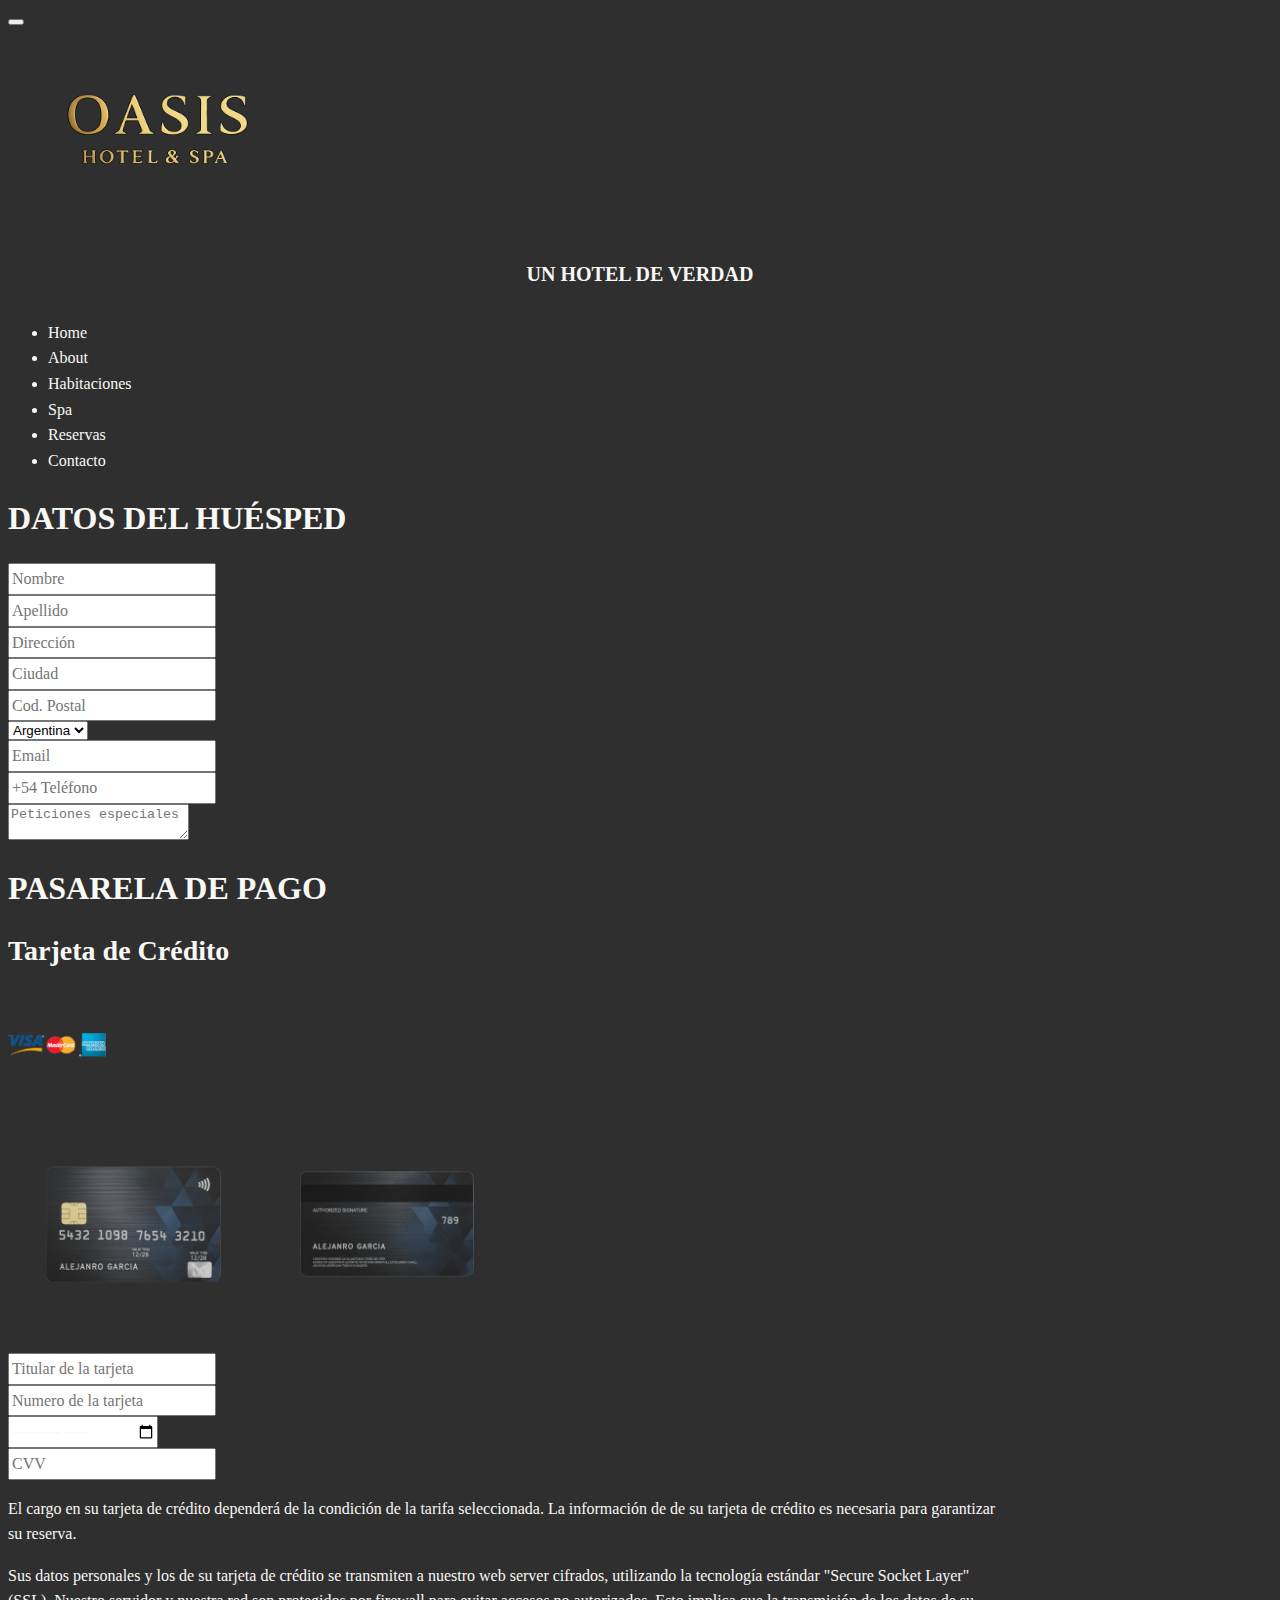
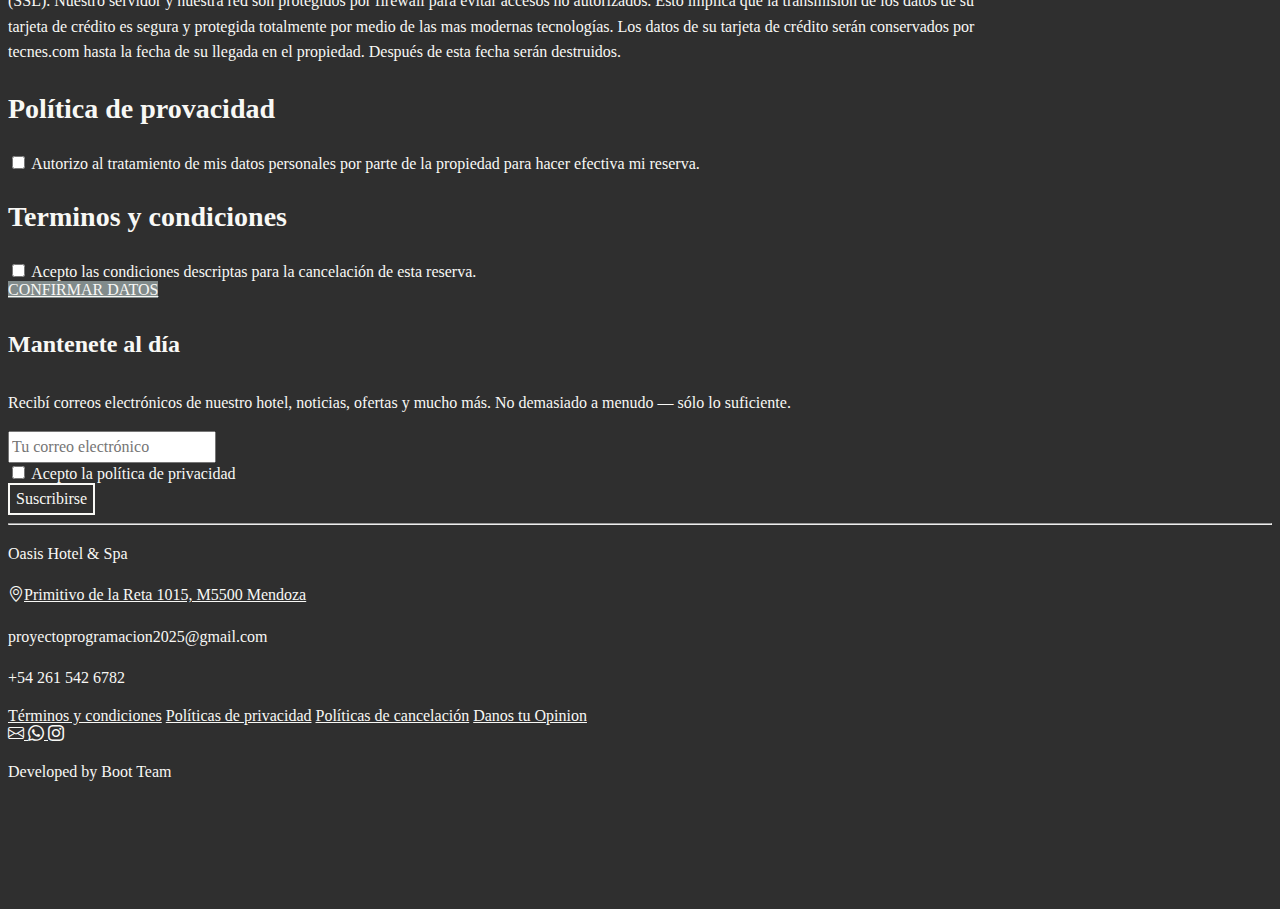
<file: sitio/carrito.html>
<!doctype html>
<html lang="en">
<head>
    <meta charset="utf-8">
    <meta name="viewport" content="width=device-width, initial-scale=1">
    <title>Carrito</title>
    <link href="https://cdn.jsdelivr.net/npm/bootstrap@5.3.8/dist/css/bootstrap.min.css" rel="stylesheet" integrity="sha384-sRIl4kxILFvY47J16cr9ZwB07vP4J8+LH7qKQnuqkuIAvNWLzeN8tE5YBujZqJLB" crossorigin="anonymous">
    <link rel="stylesheet" href="css/estilos.css">
    <link rel="stylesheet" href="https://cdn.jsdelivr.net/npm/bootstrap-icons@1.13.1/font/bootstrap-icons.min.css">
    <link rel="stylesheet" href="https://cdnjs.cloudflare.com/ajax/libs/font-awesome/6.6.0/css/all.min.css">
    <link href="https://fonts.googleapis.com/css2?family=Cinzel:wght@400;600;700&display=swap" rel="stylesheet">
</head>

<body class="carrito">    
    <header class="container-fluid">
        <!-- Navbar hamburguesa -->
        <nav class="navbar navbar-dark bg-dark opacity-75 fixed-top shadow-sm">
            <div class="container-fluid px-3">
            <button class="navbar-toggler border-0" type="button"
                data-bs-toggle="collapse" data-bs-target="#navbarToggleExternalContent"
                aria-controls="navbarToggleExternalContent" aria-expanded="false"
                aria-label="Toggle navigation">
                <span class="navbar-toggler-icon"></span>
            </button>
            </div>
        </nav>

        <!-- Menú colapsable -->
        <div class="collapse position-fixed top-0 start-0 w-100 z-2" id="navbarToggleExternalContent" data-bs-theme="dark">
            <div class="bg-dark p-4 text-start ps-5">
                <!-- Logo centrado arriba -->
                <div class="position-absolute top-0 start-50 translate-middle-x mt-3 z-3">
                    <img src="images/logotipo.png" alt="Logo Oasis Hotel" id="logo">
                </div>
                <h5 class="text-cener">UN HOTEL DE VERDAD</h5>
                <ul class="list-unstyled fs-5 mb-0 menu-lista">
                    <li><a href="index.html">Home</a></li>
                    <li><a href="#">About</a></li>
                    <li><a href="habitaciones.html">Habitaciones</a></li>
                    <li><a href="spa.html">Spa</a></li>
                    <li><a href="reservas.html">Reservas</a></li>
                    <li><a href="#contacto">Contacto</a></li>
                </ul>
            </div>
        </div>
    </header>

    <!--MAIN-->
    <main class="container-fluid pt-5">
        <div class="row g-4">
            <!-- Datos huesped -->
            <section class="container py-5" id="datos-huesped">
                <h2 class="mb-4 text-center">DATOS DEL HUÉSPED</h2>

                <article class="mx-auto bg-dark text-white rounded-3 shadow p-4 p-md-5" style="max-width: 1000px;">
                    <form class="form-datos">
                        <div class="row g-3">
                            <!-- Nombre-Apellido -->
                            <div class="col-md-6">
                            <input type="text" id="nombre" class="form-control" placeholder="Nombre">
                            </div>
                            <div class="col-md-6">
                            <input type="text" id="apellido" class="form-control" placeholder="Apellido">
                            </div>
                            <!-- Dirección-Ciudad -->
                            <div class="col-md-6">
                            <input type="text" id="direccion" class="form-control" placeholder="Dirección">
                            </div>
                            <div class="col-md-6">
                            <input type="text" id="ciudad" class="form-control" placeholder="Ciudad">
                            </div>
                            <!-- Código postal-País -->
                            <div class="col-md-6">
                            <input type="number" id="postal" class="form-control" placeholder="Cod. Postal">
                            </div>
                            <div class="col-md-6">
                            <select id="pais" class="form-select">
                                <option selected>Argentina</option>
                                <option>Chile</option>
                                <option>Uruguay</option>
                            </select>
                            </div>
                            <!-- Email-Teléfono -->
                            <div class="col-md-6">
                            <input type="email" id="email" class="form-control" placeholder="Email">
                            </div>
                            <div class="col-md-6">
                            <input type="tel" id="telefono" class="form-control" placeholder="+54 Teléfono">
                            </div>
                            <!-- Peticiones -->
                            <div class="col-12">
                            <textarea id="peticiones" class="form-control" rows="2" placeholder="Peticiones especiales"></textarea>
                            </div>
                        </div>
                    </form>
                </article>
            </section>

            <!-- Datos pago + Política -->
            <section class="container" id="datos-pago">
                <h2 class="mb-4 text-center">PASARELA DE PAGO</h2>

                <article class="mx-auto bg-dark text-white rounded-3 shadow p-3 p-md-4" style="max-width: 1000px;">

                    <div class="d-flex align-items-center">
                        <h3 class="text-white mb-0 me-3">Tarjeta de Crédito</h3> <img src="images/tarjetas.png" alt="Tarjetas de credito" class="img-tarjetas">
                    </div>

                    <div class="row g-4 align-items-center">

                        <!-- IZQ: Imagenes-Form -->
                        <article class="col-12 col-md-7 d-flex flex-column justify-content-start align-items-center">
                            <div class="d-flex justify-content-center align-items-start flex-wrap gap-2 mb-3 mt-0 pt-0">
                                <img src="images/tarjeta_frente.png" alt="Tarjeta frente" class="img-fluid tarjeta">
                                <img src="images/tarjeta_dorso.png" alt="Tarjeta dorso" class="img-fluid tarjeta">
                            </div>

                            <form class="form-pago w-100 w-md-75 text-center">
                                <div class="row g-2 justify-content-center">
                                    <!-- Titular -->
                                    <div class="col-12 col-md-8">
                                        <input type="text" id="titular" class="form-control" placeholder="Titular de la tarjeta" required>
                                    </div>
                                    <!-- Numero tarjeta-->
                                    <div class="col-12 col-md-8">
                                        <input type="text" id="numero-tarjeta" class="form-control" placeholder="Numero de la tarjeta" inputmode="numeric" maxlength="19" required>
                                    </div>
                                    <!-- Vencimiento -->
                                    <div class="col-6 col-md-5">
                                        <input type="month" id="vencimiento" class="form-control" placeholder=" Validez (MM/AAAA)" required>
                                    </div>
                                    <!-- CVV -->
                                    <div class="col-6 col-md-3">
                                        <input type="password" id="codigo" class="form-control" placeholder="CVV" inputmode="numeric" maxlength="3" required>
                                    </div>
                                </div>
                            </form>
                        </article>

                        <!-- DER: Política -->
                        <aside class="col-12 col-md-5">
                            <div class="text-white rounded-2 p-3 policies">
                                <p>El cargo en su tarjeta de crédito dependerá de la condición de la tarifa seleccionada. La información de de su tarjeta de crédito es necesaria para garantizar su reserva.</p>
                                <p>Sus datos personales y los de su tarjeta de crédito se transmiten a nuestro web server cifrados, utilizando la tecnología estándar "Secure Socket Layer" (SSL).
                                Nuestro servidor y nuestra red son protegidos por firewall para evitar accesos no autorizados.
                                Esto implica que la transmisión de los datos de su tarjeta de crédito es segura y protegida totalmente por medio de las mas modernas tecnologías.
                                Los datos de su tarjeta de crédito serán conservados por tecnes.com hasta la fecha de su llegada en el propiedad. Después de esta fecha serán destruidos.</p>
                            </div>
                        </aside>
                    </div>
                </article>
            </section>
        </div>

        <!-- Politicas de privacidad y terminos y condiciones -->
        <section class="container py-5" id="term-cond">
            <article class="mx-auto bg-dark text-white rounded-3 shadow p-3 p-md-4" style="max-width: 1000px;">
                
                <h3 class="text-white mb-0 me-3">Política de provacidad</h3>
                <form action="">
                    <!-- Check -->
                    <div class="m-3">
                        <input type="checkbox" required> 
                        <label>Autorizo al tratamiento de mis datos personales por parte de la propiedad para hacer efectiva mi reserva.</label>
                    </div>
                </form>
                
                <h3 class="text-white mb-0 me-3">Terminos y condiciones</h3>
                <form action="">
                    <!-- Term -->
                    <div class="m-3">
                        <input type="checkbox" required>  
                        <label>Acepto las condiciones descriptas para la cancelación de esta reserva.</label>
                    </div>
                </form>

                <!-- Botón -->
                <div class="col-12 text-center pt-3">
                    <a href="index.html" class="btn boton px-5">CONFIRMAR DATOS</a>
                </div>
            </article>
        </section>
    </main>
    <script src="https://cdn.jsdelivr.net/npm/bootstrap@5.3.8/dist/js/bootstrap.bundle.min.js" integrity="sha384-FKyoEForCGlyvwx9Hj09JcYn3nv7wiPVlz7YYwJrWVcXK/BmnVDxM+D2scQbITxI" crossorigin="anonymous"></script>
</body>
<!-- FOOTER -->
<footer id="contacto" class ="footer-section py-5">
<div class="container">
    <div class="row gy-4 "> <!-- espacio vertical entre filas -->

    <!-- Texto principal -->
    <div class="col-12 col-md-6">
        <h4>Mantenete al día</h4>
        <p>
        Recibí correos electrónicos de nuestro hotel, noticias, ofertas y mucho más.  
        No demasiado a menudo — sólo lo suficiente.
        </p>
    </div>

    <!-- Formulario -->
    <div class="col-12 col-md-6">
        <form class="footer-form">
        <div class="mb-3">
            <input type="email" class="form-control rounded-0" placeholder="Tu correo electrónico" required>
        </div>
        <div class="form-check mb-3">
            <input class="form-check-input" type="checkbox" id="privacyCheck" required>
            <label class="form-check" for="privacyCheck">
            Acepto la política de privacidad
            </label>
        </div>
        <button type="submit" class="btn btn-primary rounded-0">Suscribirse</button>
        </form>
    </div>
    </div>

    <hr class="border-secondary my-4"> <!-- línea divisoria -->

    <div class="row gy-3 align-items-center"> <!-- espacio vertical entre filas -->
    <div class="col-12 col-md-4">
        <p class="mb-0">Oasis Hotel & Spa</p>
        <p class="mb-0">
            <a href="https://www.google.com/maps?q=Primitivo+de+la+Reta+1015,+Mendoza,+Argentina"
            target="_blank"
            rel="noopener noreferrer"
            class="text-decoration-none text-light">
            <i class="bi bi-geo-alt me-1"></i>Primitivo de la Reta 1015, M5500 Mendoza
        </a>
        </p>
        <p class="mb-0">proyectoprogramacion2025@gmail.com</p>
        <p class="mb-0">+54 261 542 6782</p>
    </div>

    <div class="col-12 col-md-4">
        <a href="#" class="footer-link d-block">Términos y condiciones</a>
        <a href="#" class="footer-link d-block">Políticas de privacidad</a>
        <a href="#" class="footer-link d-block">Políticas de cancelación</a>
        <a href="https://docs.google.com/forms/d/1TPSOgzv0AElHFs91NDd5WOBonYMgLGaSegOK-afJApo/edit?pli=1" class="footer-link d-block">Danos tu Opinion</a>
    </div>

    <div class="col-12 col-md-4 text-md-end">
        <!--links para las redes del hotel-->
        <div class="mb-2">
        <!--mail-->
        <a href="mailto:proyectoprogramacion2025@gmail.com" class="footer-social-link me-3" target="_blank" aria-label="Gmail">
            <i class="bi bi-envelope"></i>
        </a>
        <a href="https://wa.me/5493584850477?text=Hola!%20Quisiera%20hacer%20una%20consulta%20sobre%20una%20reserva." class="footer-social-link me-3" target="_blank" aria-label="Whatsapp">
            <i class="bi bi-whatsapp"></i>
        </a>
        <a href="https://www.instagram.com/oasis_hotel2025/" class="footer-social-link me-3" target="_blank" aria-label="Instagram">
            <i class="bi bi-instagram"></i>
        </a>
        </div>

        <p class="mb-0 text-light-emphasis">
        Developed by <span class="fw-semibold">Boot Team</span>
        </p>
    </div>
    </div>
</div>
</footer>
</html>
</file>
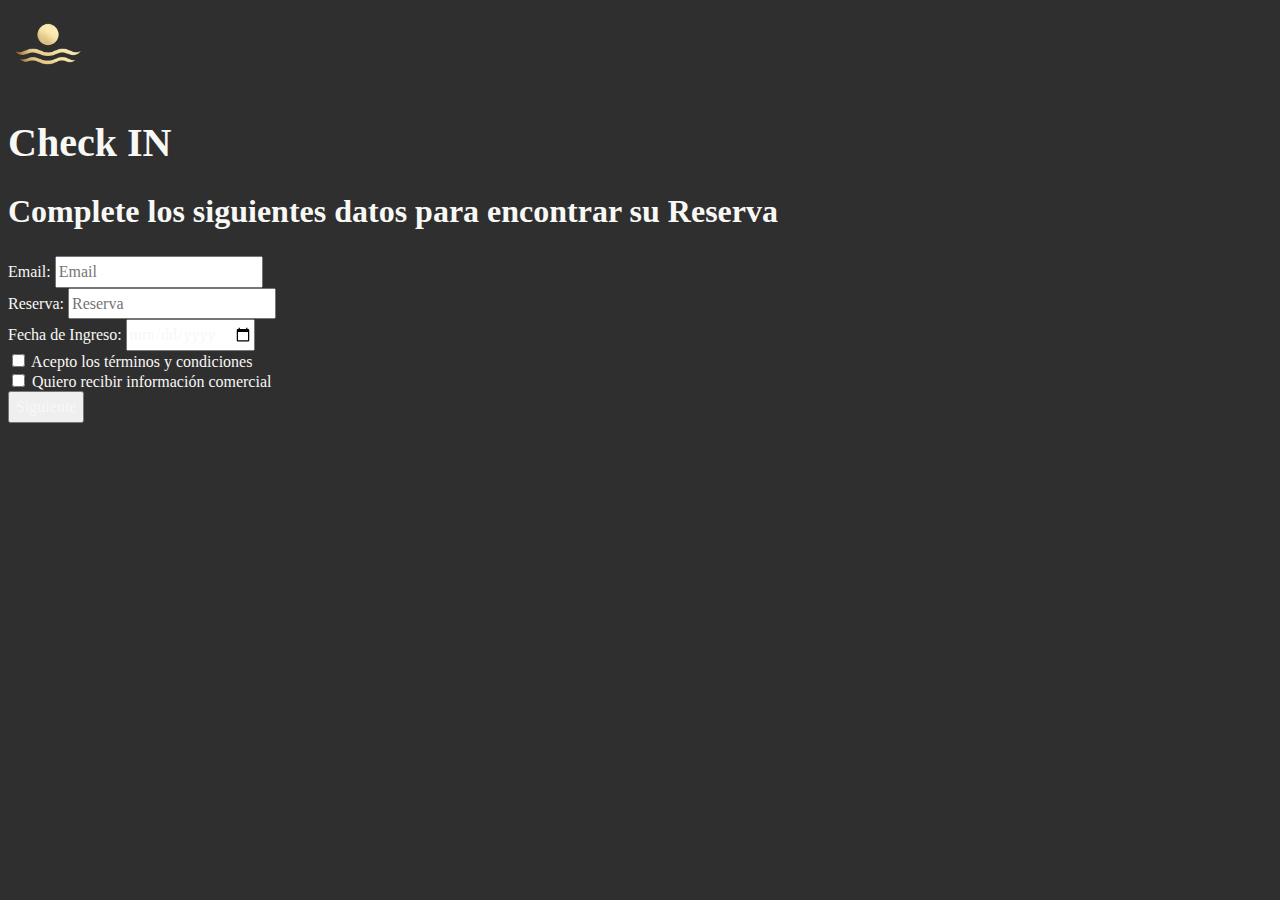
<file: sitio/check_in.html>
<!doctype html>
<html lang="en">
<head>
    <meta charset="utf-8">
    <meta name="viewport" content="width=device-width, initial-scale=1">
    <title>Check IN</title>
    <link href="https://cdn.jsdelivr.net/npm/bootstrap@5.3.8/dist/css/bootstrap.min.css" rel="stylesheet" integrity="sha384-sRIl4kxILFvY47J16cr9ZwB07vP4J8+LH7qKQnuqkuIAvNWLzeN8tE5YBujZqJLB" crossorigin="anonymous">
    <link rel="stylesheet" href="css/estilos.css">
</head>

<body class="overflow-hidden">
    <header>
        <nav class="navbar bg-body-tertiary">
            <div class="container-fluid">
                <a class="navbar-brand" href="index.html">
                <img src="images/isotipo.png" alt="Logo" width="80" height="80" class="d-inline-block align-text-center">
                </a>
            </div>
        </nav>

        <h1>Check IN</h1>
        <h2>Complete los siguientes datos para encontrar su Reserva</h2>
    </header>

    <div class="container-fluid">
        <form action="">
            <div class="mb-3 mt-3">
                <label for="email" class="form-label">Email:</label>
                <input type="email" class="form-control" id="email" placeholder="Email" name="email" required>
            </div>
            <div class="mb-3">
                <label for="reserva" class="form-label">Reserva:</label>
                <input type="text" class="form-control form-control-lg" id="reserva" placeholder="Reserva" name="reserva" required>
            </div>
            <div class="mb-3 mt-3">
                <label for="fecha" class="form-label">Fecha de Ingreso:</label>
                <input type="date" class="form-control" id="fecha" placeholder="Fecha de Ingreso" name="fecha" required>
            </div>
            <div class="form-check mb-3">
                <label class="form-check-label">
                <input class="form-check-input" type="checkbox" name="terminos" required> Acepto los términos y condiciones
                </label>
            </div>
            <div class="form-check mb-3">
                <label class="form-check-label">
                <input class="form-check-input" type="checkbox" name="info"> Quiero recibir información comercial
                </label>
            </div>
            <button type="submit" class="btn btn-primary">Siguiente</button>
        </form>
    </div>
    <script src="https://cdn.jsdelivr.net/npm/bootstrap@5.3.8/dist/js/bootstrap.bundle.min.js" integrity="sha384-FKyoEForCGlyvwx9Hj09JcYn3nv7wiPVlz7YYwJrWVcXK/BmnVDxM+D2scQbITxI" crossorigin="anonymous"></script>
</body>
</html>
</file>
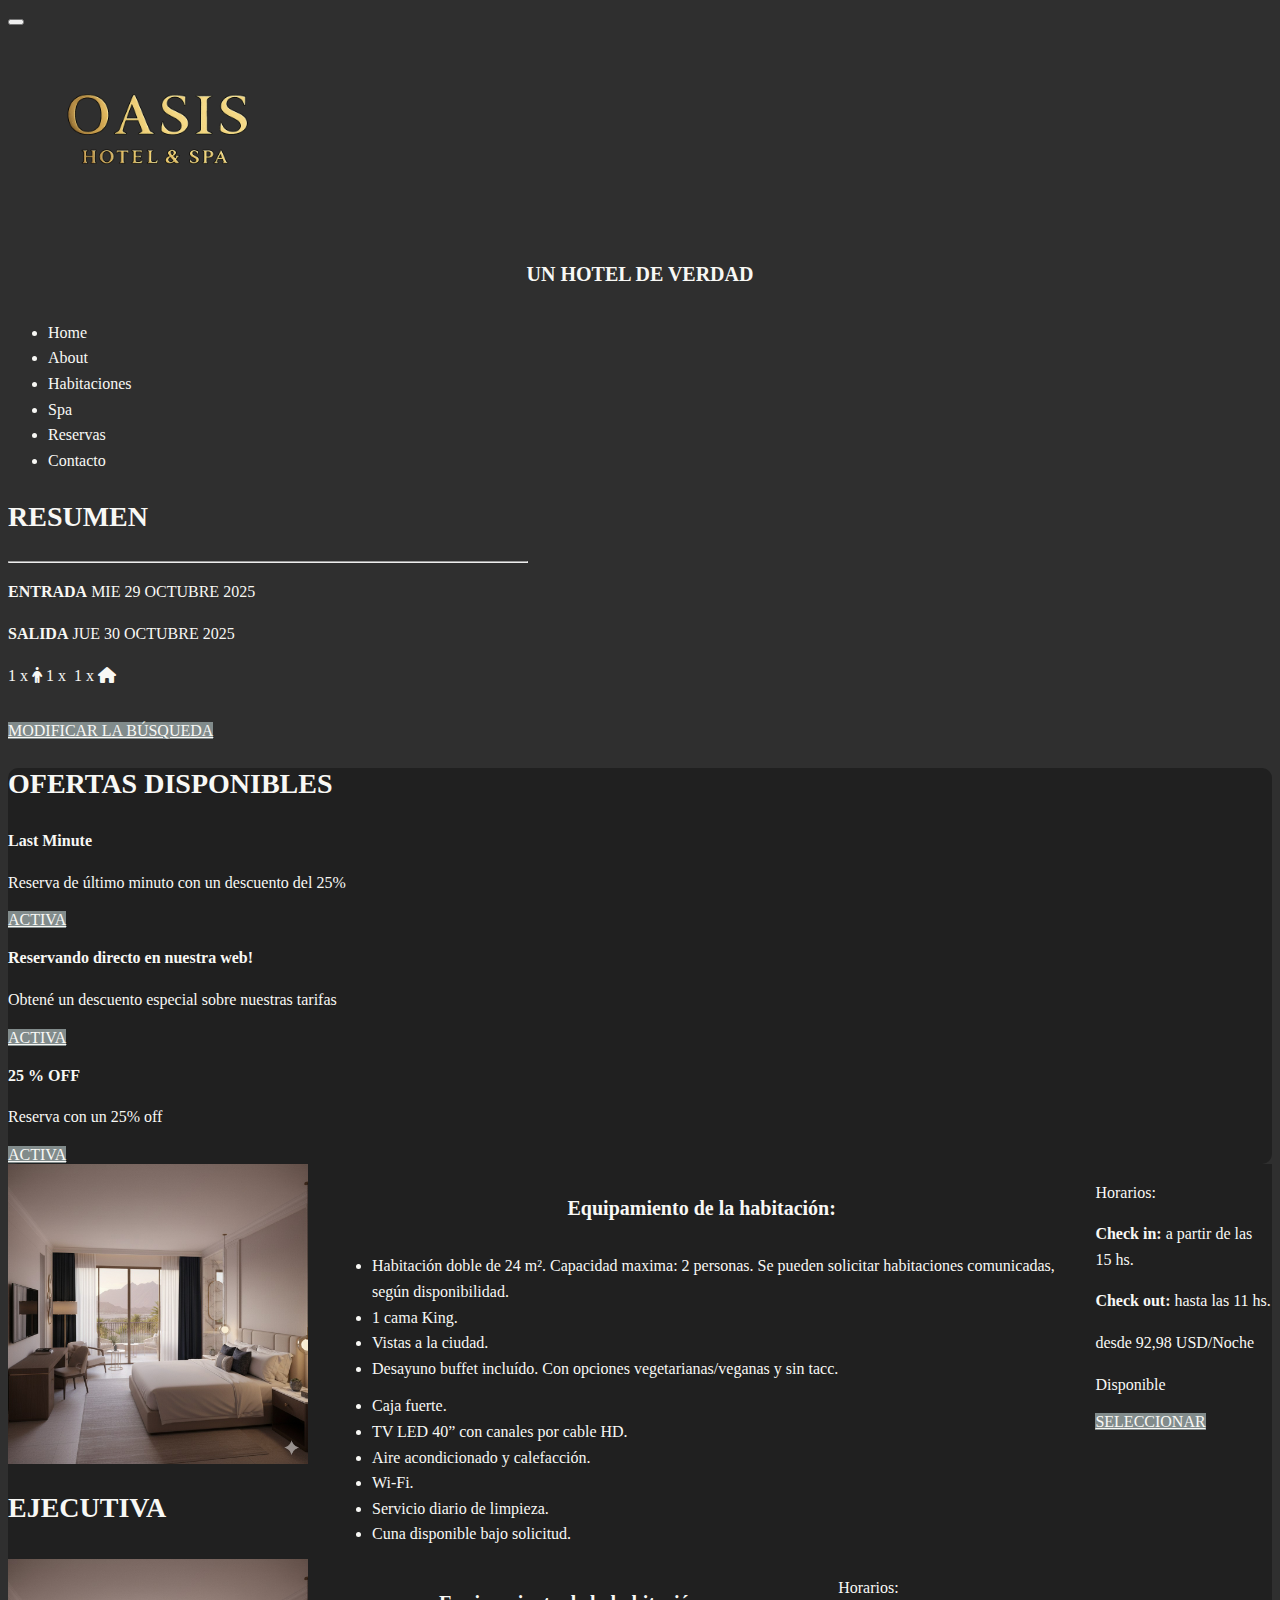
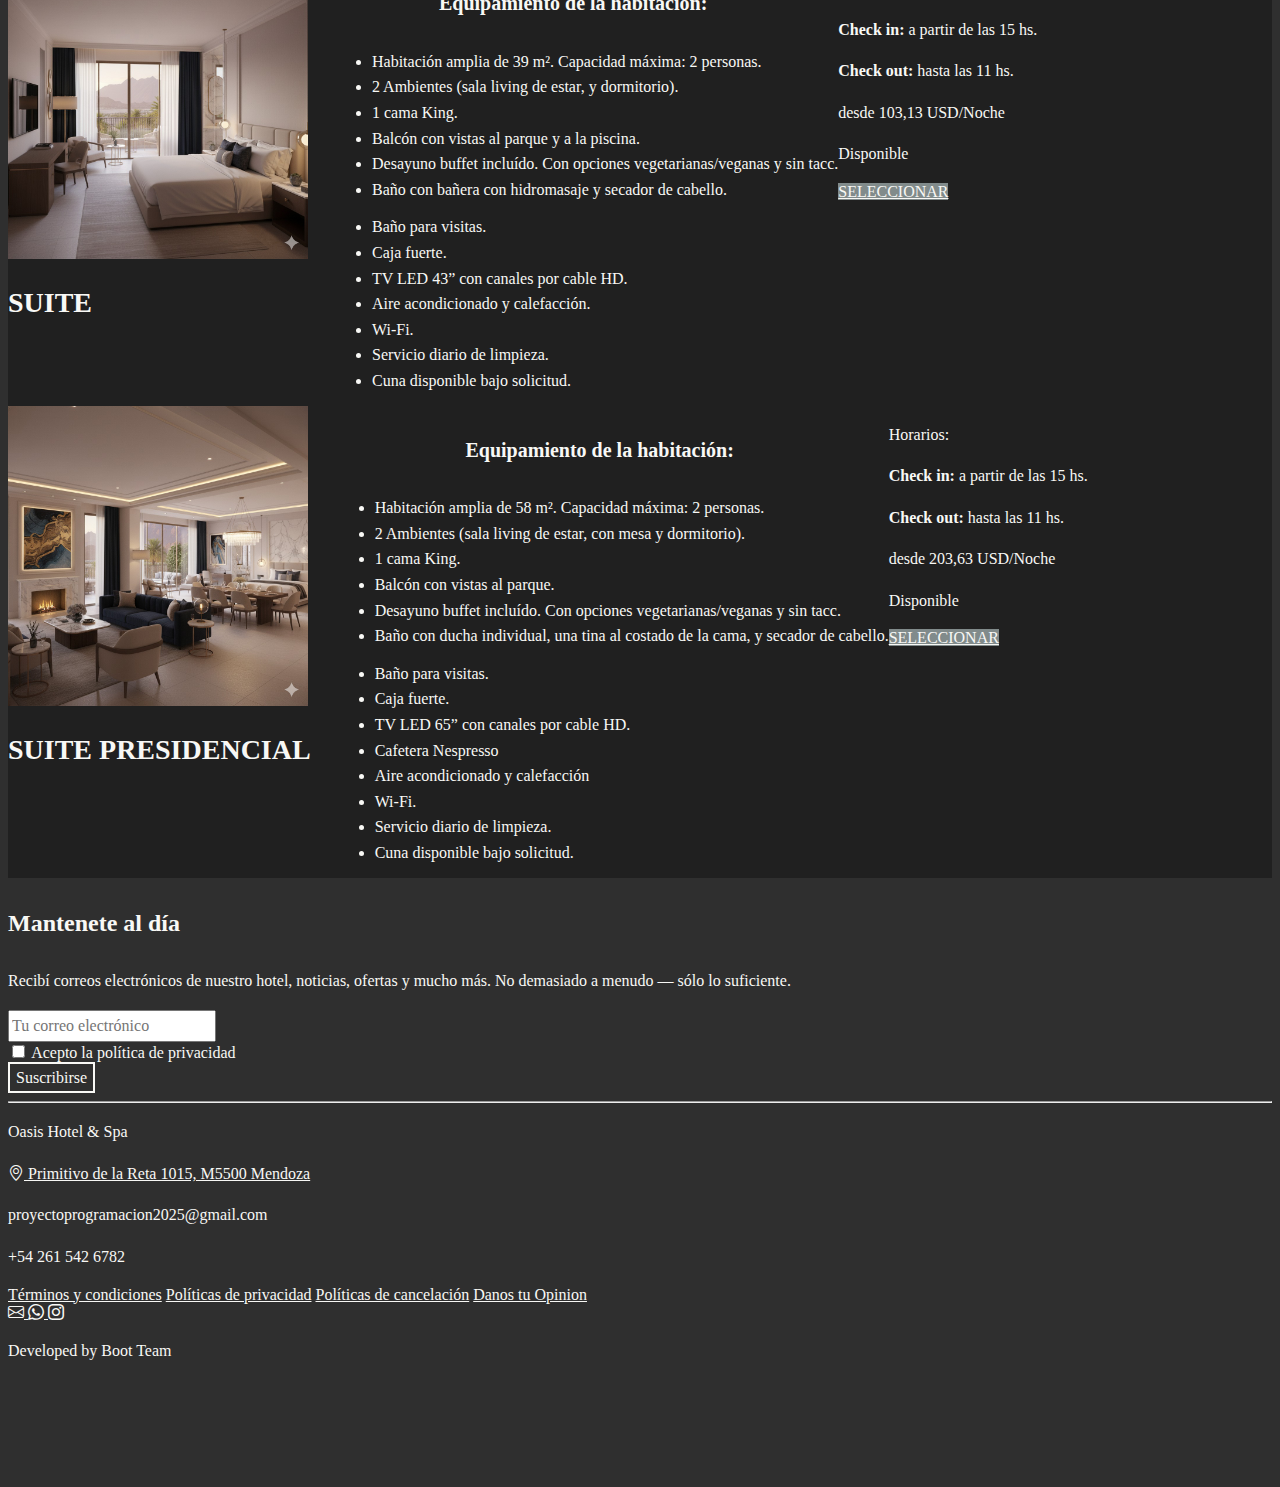
<file: sitio/detalle_reservas.html>
<!doctype html>
<html lang="en">
<head>
    <meta charset="utf-8">
    <meta name="viewport" content="width=device-width, initial-scale=1">
    <title>Detalle de Reserva</title>
    <link href="https://cdn.jsdelivr.net/npm/bootstrap@5.3.8/dist/css/bootstrap.min.css" rel="stylesheet" integrity="sha384-sRIl4kxILFvY47J16cr9ZwB07vP4J8+LH7qKQnuqkuIAvNWLzeN8tE5YBujZqJLB" crossorigin="anonymous">
    <link rel="stylesheet" href="css/estilos.css">
    <link rel="stylesheet" href="https://cdn.jsdelivr.net/npm/bootstrap-icons@1.13.1/font/bootstrap-icons.min.css">
    <link rel="stylesheet" href="https://cdnjs.cloudflare.com/ajax/libs/font-awesome/6.6.0/css/all.min.css">
    <link href="https://fonts.googleapis.com/css2?family=Cinzel:wght@400;600;700&display=swap" rel="stylesheet">
</head>

<body class="detalleReservas">    
    <header class="container-fluid">
        <!-- Navbar hamburguesa -->
        <nav class="navbar navbar-dark bg-dark opacity-75 fixed-top shadow-sm">
            <div class="container-fluid px-3">
            <button class="navbar-toggler border-0" type="button"
                data-bs-toggle="collapse" data-bs-target="#navbarToggleExternalContent"
                aria-controls="navbarToggleExternalContent" aria-expanded="false"
                aria-label="Toggle navigation">
                <span class="navbar-toggler-icon"></span>
            </button>
            </div>
        </nav>

        <!-- Menú colapsable -->
        <div class="collapse position-fixed top-0 start-0 w-100 z-2" id="navbarToggleExternalContent" data-bs-theme="dark">
            <div class="bg-dark p-4 text-start ps-5">
                <!-- Logo centrado arriba -->
                <div class="position-absolute top-0 start-50 translate-middle-x mt-3 z-3">
                    <img src="images/logotipo.png" alt="Logo Oasis Hotel" id="logo">
                </div>
                <h5 class="text-center">UN HOTEL DE VERDAD</h5>
                <ul class="list-unstyled fs-5 mb-0 menu-lista">
                    <li><a href="index.html">Home</a></li>
                    <li><a href="#">About</a></li>
                    <li><a href="habitaciones.html">Habitaciones</a></li>
                    <li><a href="spa.html">Spa</a></li>
                    <li><a href="reservas.html">Reservas</a></li>
                    <li><a href="#contacto">Contacto</a></li>
                </ul>
            </div>
        </div>
    </header>

    <!--MAIN-->
    <main class="pt-5 pt-md-4">
        <!-- Resumen -->
        <section class="container py-5" id="resumen-reserva">
            <div class="mx-auto bg-dark text-white rounded-3 shawdow p-3 p-md-4" style="max-width: 520px;">
                <h3 class="mb-2 text-center">RESUMEN</h3>
                <hr class="my-3">
                <p class="mb-2 text-center"><b>ENTRADA</b> MIE 29 OCTUBRE 2025</p>
                <p class="mb-2 text-center"><b>SALIDA</b> JUE 30 OCTUBRE 2025</p>
                <p class="mb-2 text-center">
                    1 x <i class="fa fa-male" aria-hidden="true"></i> 
                    1 x <i class="fa fa-moon-o" aria-hidden="true"></i> 
                    1 x <i class="fa fa-home" aria-hidden="true"></i>
                </p>
                <br>
                <div class="text-center">
                    <a class="btn boton m-1" href="reservas.html">MODIFICAR LA BÚSQUEDA</a>
                </div>
            </div>
        </section>

        <!-- Ofertas -->
        <section>
            <div class="container py-5" id="ofertas">
                <div id="carouselAuto" class="carousel slide mx-auto text-white ps-3" data-bs-ride="carousel">
                    <div class="carousel-inner">
                        <h3 class="mb-2 p-2 text-center text-white">OFERTAS DISPONIBLES</h3>

                        <!-- Contenido -->
                        <div class="carousel-item active">
                            <p class="mb-2 ps-4"><b>Last Minute</b></p>
                            <p class="mb-2 ps-4">Reserva de último minuto con un descuento del 25%</p>
                            <div class="text-center">
                                <a href="#" class="btn boton m-1">ACTIVA</a>
                            </div>
                        </div>

                        <div class="carousel-item">
                            <p class="mb-2 ps-4"><b>Reservando directo en nuestra web!</b></p>
                            <p class="mb-2 ps-4">Obtené un descuento especial sobre nuestras tarifas</p>
                            <div class="text-center">
                                <a href="#" class="btn boton m-1">ACTIVA</a>
                            </div>
                        </div>

                        <div class="carousel-item">
                            <p class="mb-2 ps-4"><b>25 % OFF</b></p>
                            <p class="mb-2 ps-4">Reserva con un 25% off</p>
                            <div class="text-center">
                                <a href="#" class="btn boton m-1">ACTIVA</a>
                            </div>
                        </div>
                    </div>
                </div>
            </div>
        </section>
        
        <!-- Info Habitaciones -->
        <section class="container pt-5">
            <article class="card mb-3 overflow-hidden card-info-habitacion">
                <!-- EJECUTIVA -->
                <!-- Imagen-Titulo -->
                <div class="row g-0">
                    <div>
                        <img class="img-fluid w-100 object-fit-cover" src="images/suite.jpeg" alt="Habitacion Ejecutiva" loading="lazy">
                        <h3 class="card-title m-4">EJECUTIVA</h3>
                    </div>
                </div>

                <!-- Info -->
                <div class="row g-0">
                    <!--Euipamiento -->
                    <div class="col-12 col-md-6">                         
                        <h5 class="text-white text-start ms-4">Equipamiento de la habitación: </h5>
                        <ul class="mb-4">
                            <li>Habitación doble de 24 m². Capacidad maxima: 2 personas. Se pueden solicitar habitaciones comunicadas, según disponibilidad.</li>
                            <li>1 cama King.</li>
                            <li>Vistas a la ciudad.</li>
                            <li>Desayuno buffet incluído. Con opciones vegetarianas/veganas y sin tacc.</li>
                        </ul>
                    </div>
                    <div class="col-12 col-md-6">
                        <ul class="mb-4 mt-4">
                            <li>Caja fuerte.</li>
                            <li>TV LED 40” con canales por cable HD.</li>
                            <li>Aire acondicionado y calefacción.</li>
                            <li>Wi-Fi.</li>
                            <li>Servicio diario de limpieza.</li>
                            <li>Cuna disponible bajo solicitud.</li>
                        </ul>
                    </div>
                </div>
                    
                <!-- Horarios-Precios -->
                <div class="row g-0 px-5 pb-3">
                    <!-- Hora -->
                    <div class="col-12 col-md-6">
                        <div class="mt-auto text-start">
                            <p>Horarios:</p>
                            <p><b>Check in:</b> a partir de las 15 hs.</p>
                            <p><b>Check out:</b> hasta las 11 hs.</p>
                        </div>
                    </div>

                    <div class="col-12 col-md-6">    
                        <!-- Precio -->
                        <div class="mt-auto text-end">
                            <p>desde 92,98 USD/Noche</p>
                            <p class="text-success">Disponible</p>
                            <a href="carrito.html" class="btn boton ms-auto">SELECCIONAR</a>
                        </div>
                    </div>
                </div>
            </article>

            <!-- SUITE -->
            <article class="card mb-3 overflow-hidden card-info-habitacion">
                <!-- Imagen-Titulo -->
                <div class="row g-0">
                    <div>
                        <img class="img-fluid w-100 object-fit-cover" src="images/suite.jpeg" alt="Habitacion Suite" loading="lazy">
                        <h3 class="card-title m-4">SUITE</h3>
                    </div>
                </div>

                <!-- Info -->
                <div class="row g-0">
                    <!--Euipamiento -->
                    <div class="col-12 col-md-6">                            
                        <h5 class="text-white text-start ms-4">Equipamiento de la habitación: </h5>
                        <ul class="mb-4">
                            <li> Habitación amplia de 39 m². Capacidad máxima: 2 personas.</li>
                            <li>2 Ambientes (sala living de estar, y dormitorio).</li>
                            <li>1 cama King.</li>
                            <li>Balcón con vistas al parque y a la piscina.</li>
                            <li>Desayuno buffet incluído. Con opciones vegetarianas/veganas y sin tacc.</li>
                            <li>Baño con bañera con hidromasaje y secador de cabello.</li>
                        </ul>
                    </div>

                    <div class="col-12 col-md-6">
                        <ul class="mb-4 mt-4">
                            <li>Baño para visitas.</li>
                            <li>Caja fuerte.</li>
                            <li>TV LED 43” con canales por cable HD.</li>
                            <li>Aire acondicionado y calefacción.</li>
                            <li>Wi-Fi.</li>
                            <li>Servicio diario de limpieza.</li>
                            <li>Cuna disponible bajo solicitud.</li>
                        </ul>
                    </div>
                </div>
                    
                <!-- Horarios-Precios -->
                <div class="row g-0 px-5 pb-3">
                    <!-- Hora -->
                    <div class="col-12 col-md-6">
                        <div class="mt-auto text-start">
                            <p>Horarios:</p>
                            <p><b>Check in:</b> a partir de las 15 hs.</p>
                            <p><b>Check out:</b> hasta las 11 hs.</p>
                        </div>
                    </div>

                    <div class="col-12 col-md-6">    
                        <!-- Precio -->
                        <div class="mt-auto text-end">
                            <p>desde 103,13 USD/Noche</p>
                            <p class="text-success">Disponible</p>
                            <a href="carrito.html" class="btn boton ms-auto">SELECCIONAR</a>
                        </div>
                    </div>
                </div>
            </article>

            <!-- SUITE PRESIDENCIAL-->
            <article class="card mb-3 overflow-hidden card-info-habitacion">
                <!-- Imagen-Titulo -->
                <div class="row g-0">
                    <div>
                        <img class="img-fluid w-100 object-fit-cover" src="images/suite_presidencial.jpeg" alt="Habitacion Suite Presidencial" loading="lazy">
                        <h3 class="card-title m-4">SUITE PRESIDENCIAL</h3>
                    </div>
                </div>

                <!-- Info -->
                <div class="row g-0">
                    <!--Euipamiento -->
                    <div class="col-12 col-md-6">                          
                        <h5 class="text-white text-start ms-4">Equipamiento de la habitación: </h5>
                        <ul class="mb-4">
                            <li>Habitación amplia de 58 m². Capacidad máxima: 2 personas.</li>
                            <li>2 Ambientes (sala living de estar, con mesa y dormitorio).</li>
                            <li>1 cama King.</li>
                            <li>Balcón con vistas al parque.</li>
                            <li>Desayuno buffet incluído. Con opciones vegetarianas/veganas y sin tacc.</li>
                            <li>Baño con ducha individual, una tina al costado de la cama, y secador de cabello.</li>
                        </ul>
                    </div>
                    <div class="col-12 col-md-6">
                        <ul class="mb-4 mt-4">
                            <li>Baño para visitas.</li>        
                            <li>Caja fuerte.</li>
                            <li>TV LED 65” con canales por cable HD.</li>
                            <li>Cafetera Nespresso</li>
                            <li>Aire acondicionado y calefacción</li>
                            <li>Wi-Fi.</li>
                            <li>Servicio diario de limpieza.</li>
                            <li>Cuna disponible bajo solicitud.</li>
                        </ul>
                    </div>
                </div>
                    
                <!-- Horarios-Precios -->
                <div class="row g-0 px-5 pb-3">
                    <!-- Hora -->
                    <div class="col-12 col-md-6">
                        <div class="mt-auto text-start">
                            <p>Horarios:</p>
                            <p><b>Check in:</b> a partir de las 15 hs.</p>
                            <p><b>Check out:</b> hasta las 11 hs.</p>
                        </div>
                    </div>

                    <div class="col-12 col-md-6">    
                        <!-- Precio -->
                        <div class="mt-auto text-end">
                            <p>desde 203,63 USD/Noche</p>
                            <p class="text-success">Disponible</p>
                            <a href="carrito.html" class="btn boton ms-auto">SELECCIONAR</a>
                        </div>
                    </div>
                </div>
            </article>
            
        </section>
    </main>
    <script src="https://cdn.jsdelivr.net/npm/bootstrap@5.3.8/dist/js/bootstrap.bundle.min.js" integrity="sha384-FKyoEForCGlyvwx9Hj09JcYn3nv7wiPVlz7YYwJrWVcXK/BmnVDxM+D2scQbITxI" crossorigin="anonymous"></script>
</body>
<!-- FOOTER -->
<footer id="contacto" class="footer-section py-5">
    <div class="container">
    <div class="row gy-4 "> <!-- espacio vertical entre filas -->

        <!-- Texto principal -->
        <div class="col-12 col-md-6">
        <h4>Mantenete al día</h4>
        <p>
            Recibí correos electrónicos de nuestro hotel, noticias, ofertas y mucho más.  
            No demasiado a menudo — sólo lo suficiente.
        </p>
        </div>

        <!-- Formulario -->
        <div class="col-12 col-md-6">
        <form class="footer-form">
            <div class="mb-3">
            <input type="email" class="form-control rounded-0" placeholder="Tu correo electrónico" required>
            </div>
            <div class="form-check mb-3">
            <input class="form-check-input" type="checkbox" id="privacyCheck" required>
            <label class="form-check" for="privacyCheck">
                Acepto la política de privacidad
            </label>
            </div>
            <button type="submit" class="btn btn-primary rounded-0">Suscribirse</button>
        </form>
        </div>
    </div>

    <hr class="border-secondary my-4"> <!-- línea divisoria -->

    <div class="row gy-3 align-items-center"> <!-- espacio vertical entre filas -->
        <div class="col-12 col-md-4">
        <p class="mb-0">Oasis Hotel & Spa</p>
        <p class="mb-0">
        <a href="https://www.google.com/maps?q=Primitivo+de+la+Reta+1015,+Mendoza,+Argentina"
            target="_blank"
            rel="noopener noreferrer"
            class="text-decoration-none text-light">
            <i class="bi bi-geo-alt me-1"></i> Primitivo de la Reta 1015, M5500 Mendoza
        </a>
        </p>
        <p class="mb-0">proyectoprogramacion2025@gmail.com</p>
        <p class="mb-0">+54 261 542 6782</p>
        </div>

        <div class="col-12 col-md-4">
        <a href="#" class="footer-link d-block">Términos y condiciones</a>
        <a href="#" class="footer-link d-block">Políticas de privacidad</a>
        <a href="#" class="footer-link d-block">Políticas de cancelación</a>
        <a href="https://docs.google.com/forms/d/1TPSOgzv0AElHFs91NDd5WOBonYMgLGaSegOK-afJApo/edit?pli=1" class="footer-link d-block">Danos tu Opinion</a>
        </div>

        <div class="col-12 col-md-4 text-md-end">
        <!--links para las redes del hotel-->
        <div class="mb-2">
            <!--mail-->
            <a href="mailto:proyectoprogramacion2025@gmail.com" class="footer-social-link me-3" target="_blank" aria-label="Gmail">
            <i class="bi bi-envelope"></i>
            </a>
            <a href="https://wa.me/5493584850477?text=Hola!%20Quisiera%20hacer%20una%20consulta%20sobre%20una%20reserva." class="footer-social-link me-3" target="_blank" aria-label="Whatsapp">
            <i class="bi bi-whatsapp"></i>
            </a>
            <a href="https://www.instagram.com/oasis_hotel2025/" class="footer-social-link me-3" target="_blank" aria-label="Instagram">
            <i class="bi bi-instagram"></i>
            </a>
        </div>

        <p class="mb-0 text-light-emphasis">
            Developed by <span class="fw-semibold">Boot Team</span>
        </p>
        </div>
    </div>
    </div>
</footer>
</html>
</file>
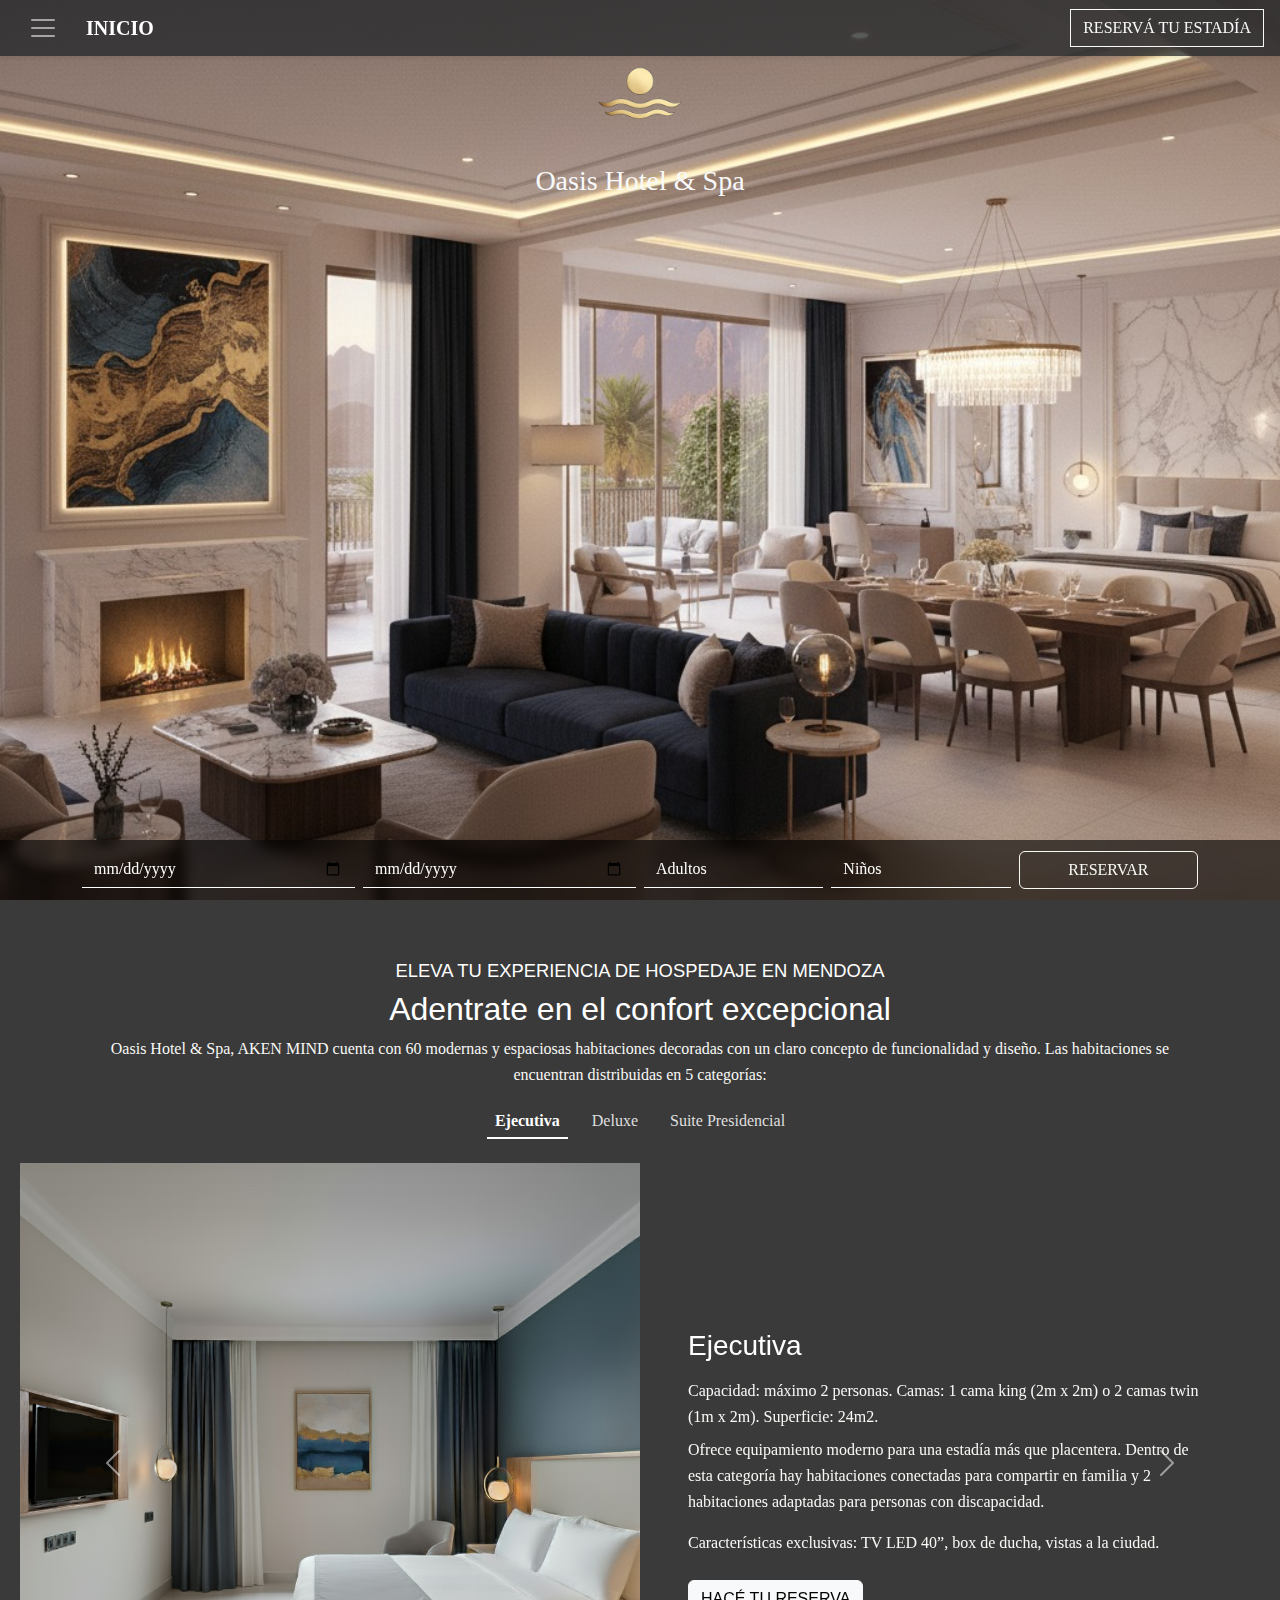
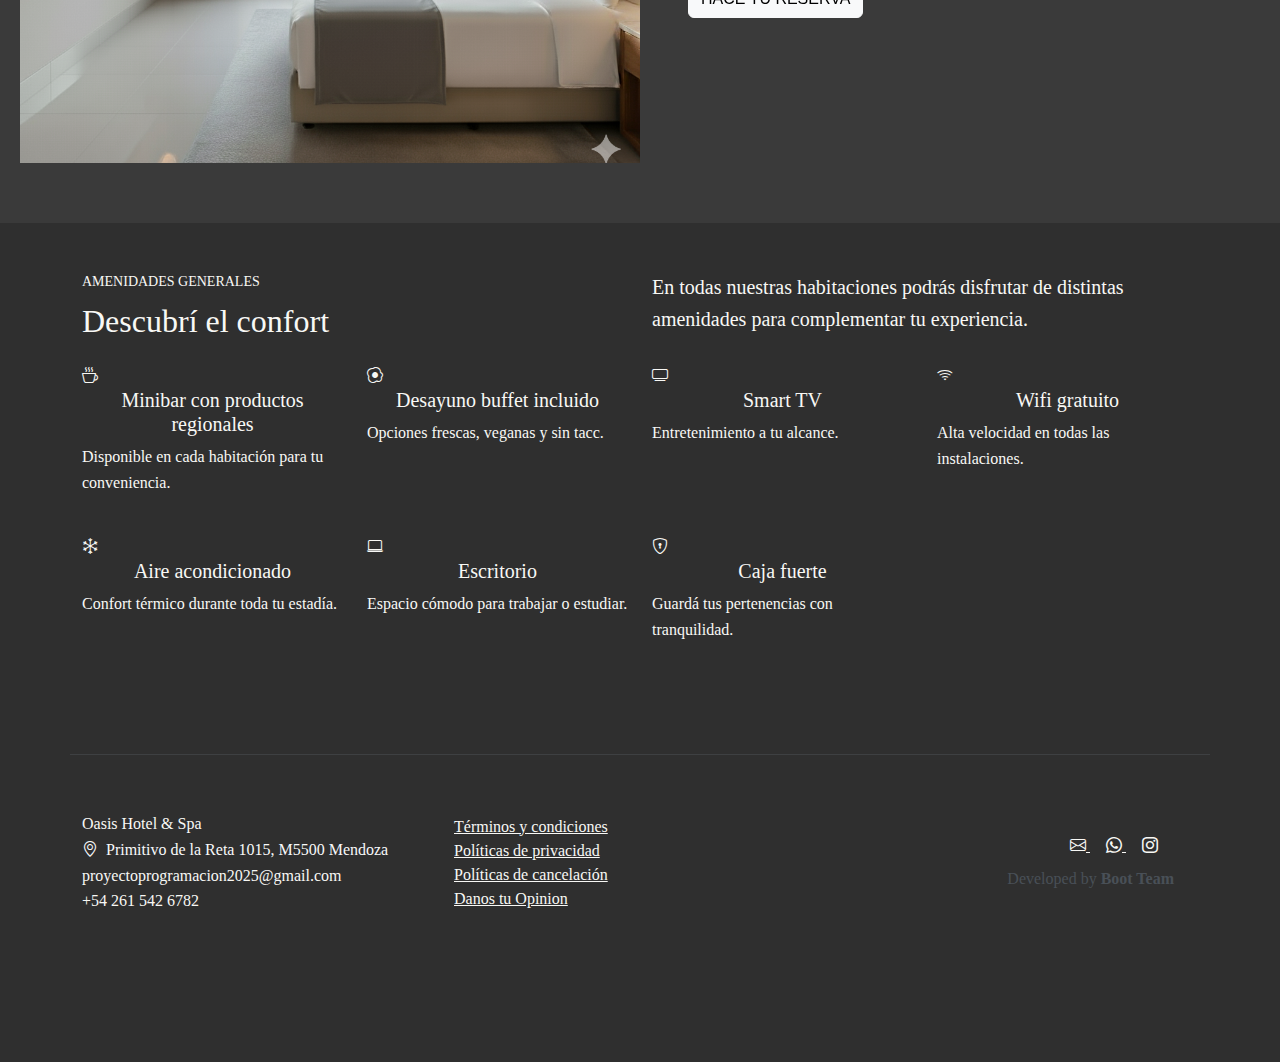
<file: sitio/habitaciones.html>
<!doctype html>
<html lang="es">
<head>
  <meta charset="utf-8">
  <meta name="viewport" content="width=device-width, initial-scale=1">
  <title>Habitaciones</title>

  <!-- Bootstrap CSS -->
  <link href="https://cdn.jsdelivr.net/npm/bootstrap@5.3.8/dist/css/bootstrap.min.css" rel="stylesheet">
  <!-- Bootstrap Icons (para amenidades) -->
  <link rel="stylesheet" href="https://cdn.jsdelivr.net/npm/bootstrap-icons@1.11.3/font/bootstrap-icons.css">
  <!-- Tu CSS -->
  <link rel="stylesheet" href="css/estilos.css">
</head>
<body>

  <!-- Hero con imagen de fondo -->
  <div 
    style="background-image: url('images/suite_presidencial.jpeg');
           background-size: cover;
           background-position: center;
           background-blend-mode: multiply;
           min-height: 100vh;">

    <!-- Navbar hamburguesa -->
    <nav class="navbar navbar-dark bg-dark bg-opacity-75 fixed-top shadow-sm">
      <div class="container-fluid px-3 d-flex justify-content-between align-items-center">
        <!-- 🔹 Lado izquierdo: botón + Inicio -->
        <div class="d-flex align-items-center gap-3">
          <!-- Botón hamburguesa -->
          <button class="navbar-toggler border-0" type="button"
            data-bs-toggle="collapse" data-bs-target="#navbarMenu"
            aria-controls="navbarMenu" aria-expanded="false"
            aria-label="Toggle navigation">
            <span class="navbar-toggler-icon"></span>
          </button>

          <!-- Enlace "Inicio" -->
          <a class="navbar-brand text-uppercase fw-semibold" href="index.html">
            Inicio
          </a>
        </div>

        <!-- 🔹 Lado derecho: botón de reserva -->
        <a class="btn btn-outline-light rounded-0 d-none d-md-block" href="reservas.html">
          RESERVÁ TU ESTADÍA
        </a>
      </div>
    </nav>

    <!-- Menú colapsable -->
    <div class="collapse position-absolute top-0 start-0 w-100 z-2" id="navbarMenu" data-bs-theme="dark">
      <div class="bg-dark bg-opacity-75 p-4 text-start ps-5 backdrop-blur">
        <h5 class="text-center text-light mb-3">UN HOTEL DE VERDAD</h5>
        <ul class="list-unstyled fs-5 mb-0 menu-lista">
          <li><a href="index.html" class="nav-link text-light">Home</a></li>
          <li><a href="habitaciones.html" class="nav-link text-light">Habitaciones</a></li>
          <li><a href="spa.html" class="nav-link text-light">Spa</a></li>
          <li><a href="reservas.html" class="nav-link text-light">Reservas</a></li>
          <li><a href="#contacto" class="nav-link text-light">Contacto</a></li>
        </ul>
      </div>
    </div>

    <!-- Header existente -->
    <header class="py-5 text-center text-light">
      <div class="container">
        <div class="row justify-content-center">
          <div class="col-6">
            <img src="images/isotipo.png" alt="Logo" width="100" height="100" class="mb-3">
            <h1 class="fs-3 mb-0">Oasis Hotel & Spa</h1>
          </div>
        </div>
      </div>
    </header>

  </div>
  <!-- /Hero -->


  <!-- Presentación + Tabs -->
  <section class="presentacion">
    <div class="container px-3">
      <h6>ELEVA TU EXPERIENCIA DE HOSPEDAJE EN MENDOZA</h6>
      <h2>Adentrate en el confort excepcional</h2>
      <p>Oasis Hotel & Spa, AKEN MIND cuenta con 60 modernas y espaciosas habitaciones decoradas con un claro concepto de funcionalidad y diseño. Las habitaciones se encuentran distribuidas en 5 categorías:</p>

      <!-- Tabs que apuntan por índice al carrusel -->
      <ul class="nav nav-underline justify-content-center gap-3 mb-4" id="roomsTabs">
        <li class="nav-item">
          <button type="button" class="nav-link active"
            data-bs-target="#roomCarousel" data-bs-slide-to="0" aria-current="true" aria-label="Ejecutiva">
            Ejecutiva
          </button>
        </li>
        <li class="nav-item">
          <button type="button" class="nav-link"
            data-bs-target="#roomCarousel" data-bs-slide-to="1" aria-label="Deluxe">
            Deluxe
          </button>
        </li>
        <li class="nav-item">
          <button type="button" class="nav-link"
            data-bs-target="#roomCarousel" data-bs-slide-to="2" aria-label="Suite Presidencial">
            Suite Presidencial
          </button>
        </li>
      </ul>
    </div>

    <!-- Carrusel (usa tu estructura imagen izq / texto der) -->
    <div class="carousel-wrapper">
      <div id="roomCarousel" class="carousel slide room-carousel" data-bs-ride="false">
        <div class="carousel-inner">

          
          <div class="carousel-item active">
            <div class="container-fluid px-0">
              <div class="row g-0 align-items-stretch">
                <!-- Izquierda: imagen -->
                <div class="col-lg-6">
                  <img src="images/habitacion ejecutiva.png" alt="Ejecutiva" class="room-img-bleed">
                </div>
                <!-- Derecha: texto -->
                <div class="col-lg-6 d-flex">
                  <div class="room-text-simple my-auto px-4 px-lg-5 py-4">
                    <h3 class="mb-3">Ejecutiva</h3>
                    <p class="mb-2 fs-6">Capacidad: máximo 2 personas. Camas: 1 cama king (2m x 2m) o 2 camas twin (1m x 2m). Superficie: 24m2.</p>
                    <p class="mb-3 fs-6">Ofrece equipamiento moderno para una estadía más que placentera. Dentro de esta categoría hay habitaciones conectadas para compartir en familia y 2 habitaciones adaptadas para personas con discapacidad.</p>
                    <ul class="list-unstyled mb-4">
                      <li class="mb-3 fs-6">Características exclusivas: TV LED 40”, box de ducha, vistas a la ciudad.</li>
                    </ul>
                    <a href="reservas.html" class="btn btn-light">HACÉ TU RESERVA</a>
                  </div>
                </div>
              </div>
            </div>
          </div>

          <!-- Slide 1: Deluxe -->
          <div class="carousel-item">
            <div class="container-fluid px-0">
              <div class="row g-0 align-items-stretch">
                <div class="col-lg-6">
                  <img src="images/suite.jpeg" alt="Deluxe" class="room-img-bleed">
                </div>
                <div class="col-lg-6 d-flex">
                  <div class="room-text-simple my-auto px-4 px-lg-5 py-4">
                    <h3 class="mb-3">Deluxe</h3>
                    <p class="mb-2 fs-6">Capacidad: máximo 2 personas. Camas: 1 cama king (2m x 2m) o 2 camas twin (1m x 2m). Superficie: 39m2.</p>
                    <p class="mb-3 fs-6">Combiná tranquilidad y confort con un diseño contemporáneo que aporta simpleza y refinamiento al espacio. Cuenta con una sala de estar en ambiente separado para mayor privacidad y distinción.</p>
                    <ul class="list-unstyled mb-4">
                      <li class="mb-3 fs-6">Características exclusivas: living, 2 TV LED 43”, cafetera Nespresso, bañera con hidromasaje, balcón, amenities exclusivos, batas, pantuflas.</li>
                    </ul>
                    <a href="reservas.html" class="btn btn-light">HACÉ TU RESERVA</a>
                  </div>
                </div>
              </div>
            </div>
          </div>

          <!-- Slide 2: Suite Presidencial -->
          <div class="carousel-item">
            <div class="container-fluid px-0">
              <div class="row g-0 align-items-stretch">
                <div class="col-lg-6">
                  <img src="images/suite_presidencial.jpeg" alt="Suite Presidencial" class="room-img-bleed">
                </div>
                <div class="col-lg-6 d-flex">
                  <div class="room-text-simple my-auto px-4 px-lg-5 py-4">
                    <h3 class="mb-3">Suite Presidencial</h3>
                    <p class="mb-2 fs-6">Capacidad: máximo 2 personas. Camas: 1 cama king (2m x 2m). Superficie: 58m2.</p>
                    <p class="mb-3 fs-6">Su decoración aporta una armoniosa distinción al ambiente. Cuenta con un amplio estar, una habitación de cómodas dimensiones con tina al costado de la cama y dos toilettes con exclusivos amenities.</p>
                    <ul class="list-unstyled mb-4">
                      <li class="mb-3 fs-6">Características exclusivas: TV LED 65”, barra de sonido, sala de estar con mesa comedor, balcón con vistas al parque.</li>
                    </ul>
                    <a href="reservas.html" class="btn btn-light">HACÉ TU RESERVA</a>
                  </div>
                </div>
              </div>
            </div>
          </div>

        </div>

        <!-- Controles -->
        <button class="carousel-control-prev" type="button" data-bs-target="#roomCarousel" data-bs-slide="prev" aria-label="Anterior">
          <span class="carousel-control-prev-icon"></span>
        </button>
        <button class="carousel-control-next" type="button" data-bs-target="#roomCarousel" data-bs-slide="next" aria-label="Siguiente">
          <span class="carousel-control-next-icon"></span>
        </button>
      </div>
    </div>
    <!-- /Carrusel -->
  </section>

  <!-- Amenidades (fuera del carrusel) -->
  <section class="amenidades py-5">
    <div class="container">
      <div class="row align-items-start mb-4">
        <div class="col-lg-6">
          <p class="amenidades-eyebrow text-uppercase small mb-2">Amenidades generales</p>
          <h2 class="mb-0">Descubrí el confort</h2>
        </div>
        <div class="col-lg-6">
          <p class="lead mb-0">En todas nuestras habitaciones podrás disfrutar de distintas amenidades para complementar tu experiencia.</p>
        </div>
      </div>

      <div class="row g-4">
        <div class="col-12 col-md-6 col-lg-3">
          <div class="amenidad">
            <i class="bi bi-cup-hot"></i>
            <h5>Minibar con productos regionales</h5>
            <p>Disponible en cada habitación para tu conveniencia.</p>
          </div>
        </div>

        <div class="col-12 col-md-6 col-lg-3">
          <div class="amenidad">
            <i class="bi bi-egg-fried"></i>
            <h5>Desayuno buffet incluido</h5>
            <p>Opciones frescas, veganas y sin tacc.</p>
          </div>
        </div>

        <div class="col-12 col-md-6 col-lg-3">
          <div class="amenidad">
            <i class="bi bi-tv"></i>
            <h5>Smart TV</h5>
            <p>Entretenimiento a tu alcance.</p>
          </div>
        </div>

        <div class="col-12 col-md-6 col-lg-3">
          <div class="amenidad">
            <i class="bi bi-wifi"></i>
            <h5>Wifi gratuito</h5>
            <p>Alta velocidad en todas las instalaciones.</p>
          </div>
        </div>

        <div class="col-12 col-md-6 col-lg-3">
          <div class="amenidad">
            <i class="bi bi-snow"></i>
            <h5>Aire acondicionado</h5>
            <p>Confort térmico durante toda tu estadía.</p>
          </div>
        </div>

        <div class="col-12 col-md-6 col-lg-3">
          <div class="amenidad">
            <i class="bi bi-laptop"></i>
            <h5>Escritorio</h5>
            <p>Espacio cómodo para trabajar o estudiar.</p>
          </div>
        </div>

        <div class="col-12 col-md-6 col-lg-3">
          <div class="amenidad">
            <i class="bi bi-shield-lock"></i>
            <h5>Caja fuerte</h5>
            <p>Guardá tus pertenencias con tranquilidad.</p>
          </div>
        </div>
      </div>
    </div>
  </section>

  <!-- CHECK-IN FLOTANTE -->
  <div class="checkin-bar"> <!-- barra completa -->
    <div class="container">
      <div class="row align-items-center g-2">
        <div class="col-12 col-md-3">
          <input type="date" class="form-control checkin-input" placeholder="Check-in">
        </div>
        <div class="col-12 col-md-3">
          <input type="date" class="form-control checkin-input" placeholder="Check-out">
        </div>
        <div class="col-6 col-md-2">
          <select class="form-select checkin-input">
            <option>Adultos</option>
            <option>1</option><option>2</option><option>3</option><option>4</option>
          </select>
        </div>
        <div class="col-6 col-md-2">
          <select class="form-select checkin-input">
            <option>Niños</option>
            <option>1</option><option>2</option><option>3</option><option>4</option>
          </select>
        </div>
        <div class="col-12 col-md-2">
          <button class="btn w-100 checkin-btn">RESERVAR</button>
        </div>
      </div>
    </div>
  </div>


  <!-- FOOTER -->
  <footer id="contacto" class="footer-section py-5">
    <div class="container">
      <div class="row gy-4 "> <!-- espacio vertical entre filas -->


      <hr class="border-secondary my-4"> <!-- línea divisoria -->

      <div class="row gy-3 align-items-center"> <!-- espacio vertical entre filas -->
        <div class="col-12 col-md-4">
          <p class="mb-0">Oasis Hotel & Spa</p>
          <p class="mb-0">
            <a href="https://www.google.com/maps?q=Primitivo+de+la+Reta+1015,+Mendoza,+Argentina"
              target="_blank"
              rel="noopener noreferrer"
              class="text-decoration-none text-light">
              <i class="bi bi-geo-alt me-1"></i> Primitivo de la Reta 1015, M5500 Mendoza
            </a>
          </p>
          <p class="mb-0">proyectoprogramacion2025@gmail.com</p>
          <p class="mb-0">+54 261 542 6782</p>
        </div>

        <div class="col-12 col-md-4">
          <a href="#" class="footer-link d-block">Términos y condiciones</a>
          <a href="#" class="footer-link d-block">Políticas de privacidad</a>
          <a href="#" class="footer-link d-block">Políticas de cancelación</a>
          <a href="https://docs.google.com/forms/d/1TPSOgzv0AElHFs91NDd5WOBonYMgLGaSegOK-afJApo/edit?pli=1" class="footer-link d-block">Danos tu Opinion</a>
        </div>

        <div class="col-12 col-md-4 text-md-end">
          <!--links para las redes del hotel-->
          <div class="mb-2">
            <!--mail-->
            <a href="mailto:proyectoprogramacion2025@gmail.com" class="footer-social-link me-3" target="_blank" aria-label="Gmail">
              <i class="bi bi-envelope"></i>
            </a>
            <a href="https://wa.me/5493584850477?text=Hola!%20Quisiera%20hacer%20una%20consulta%20sobre%20una%20reserva." class="footer-social-link me-3" target="_blank" aria-label="Whatsapp">
              <i class="bi bi-whatsapp"></i>
            </a>
            <a href="https://www.instagram.com/oasis_hotel2025/" class="footer-social-link me-3" target="_blank" aria-label="Instagram">
              <i class="bi bi-instagram"></i>
            </a>
          </div>

          <p class="mb-0 text-light-emphasis">
            Developed by <span class="fw-semibold">Boot Team</span>
          </p>
        </div>
      </div>
    </div>
  </footer>
 
  
  <!-- Script para sincronizar tabs y carrusel -->
  <script>
  document.addEventListener('DOMContentLoaded', function () {
    const navLinks = document.querySelectorAll('#roomsTabs .nav-link');
    const carouselEl = document.getElementById('roomCarousel');

    carouselEl.addEventListener('slid.bs.carousel', function (e) {
      navLinks.forEach(l => l.classList.remove('active'));
      if (navLinks[e.to]) navLinks[e.to].classList.add('active'); // e.to = índice del slide actual
    });
  });
  </script>


  <!-- Bootstrap Bundle JS (sin extras) -->
  <script src="https://cdn.jsdelivr.net/npm/bootstrap@5.3.8/dist/js/bootstrap.bundle.min.js"></script>
</body>
</html>
</file>
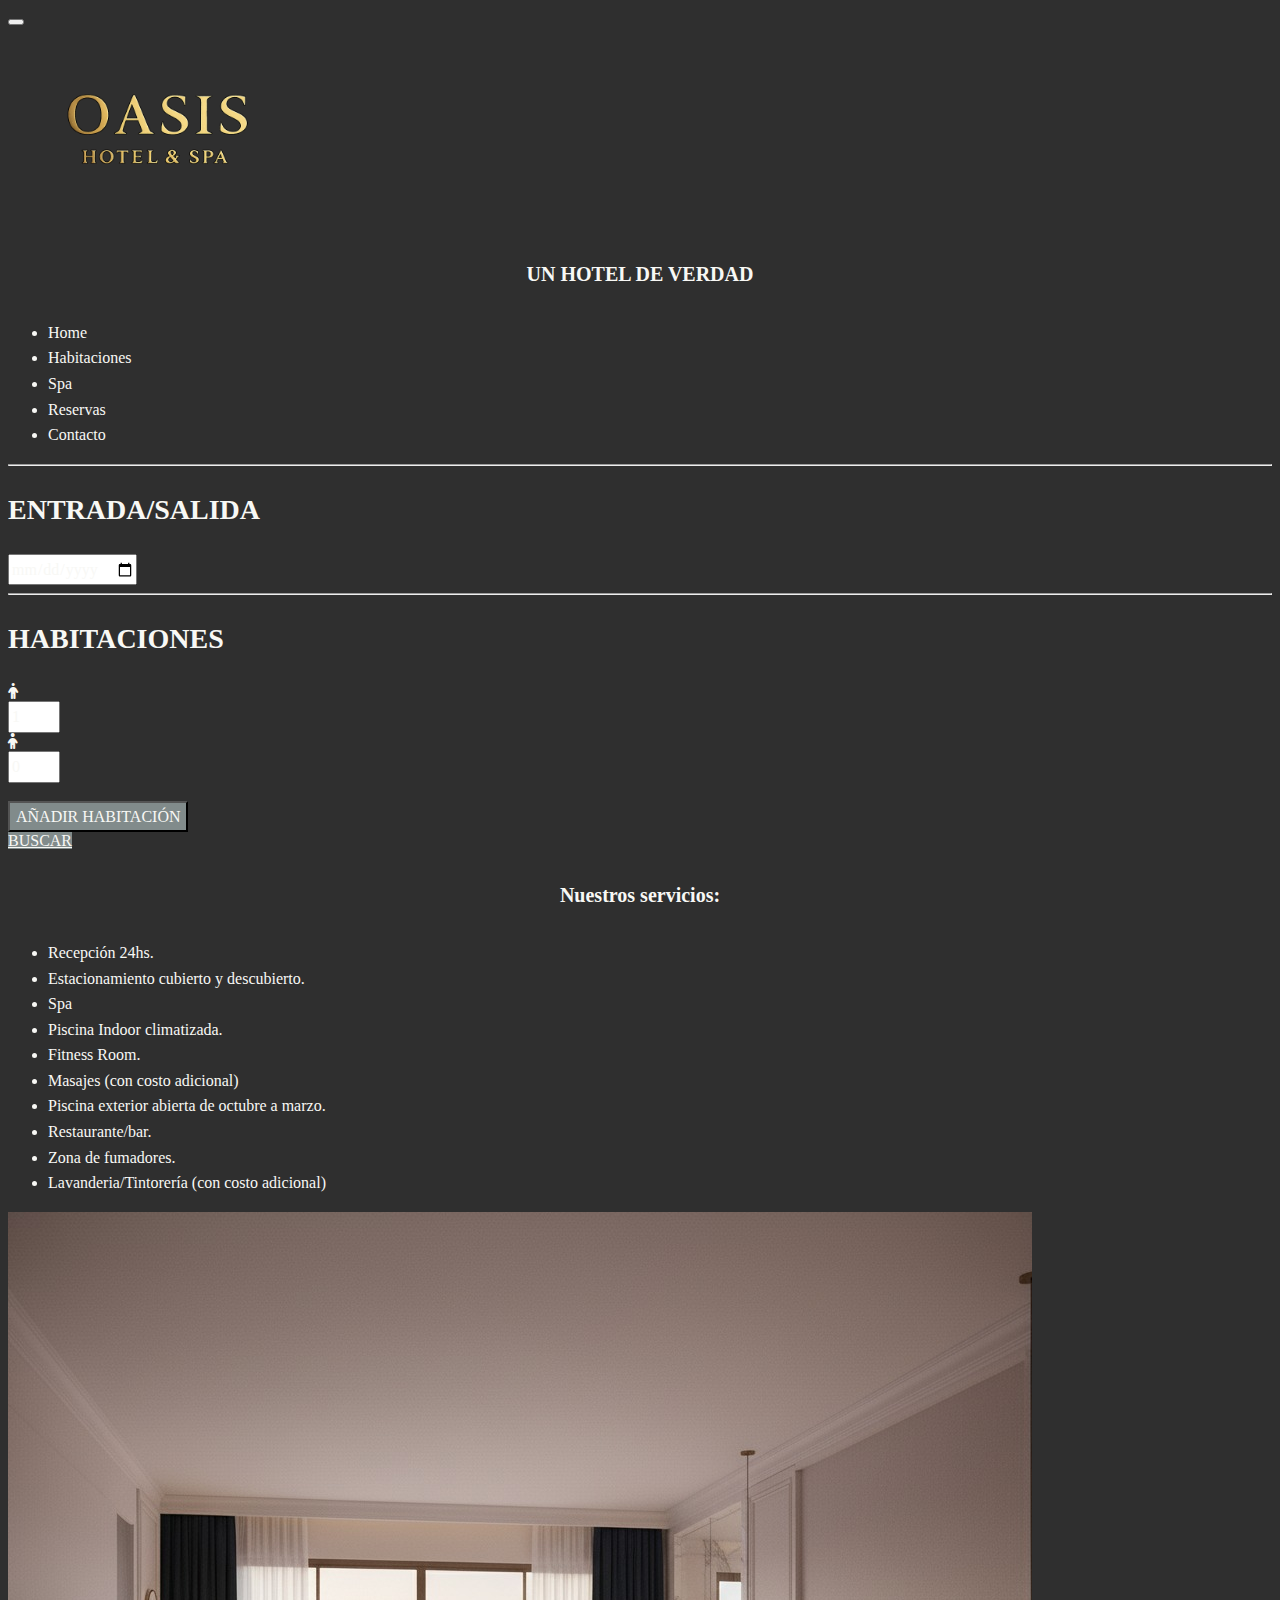
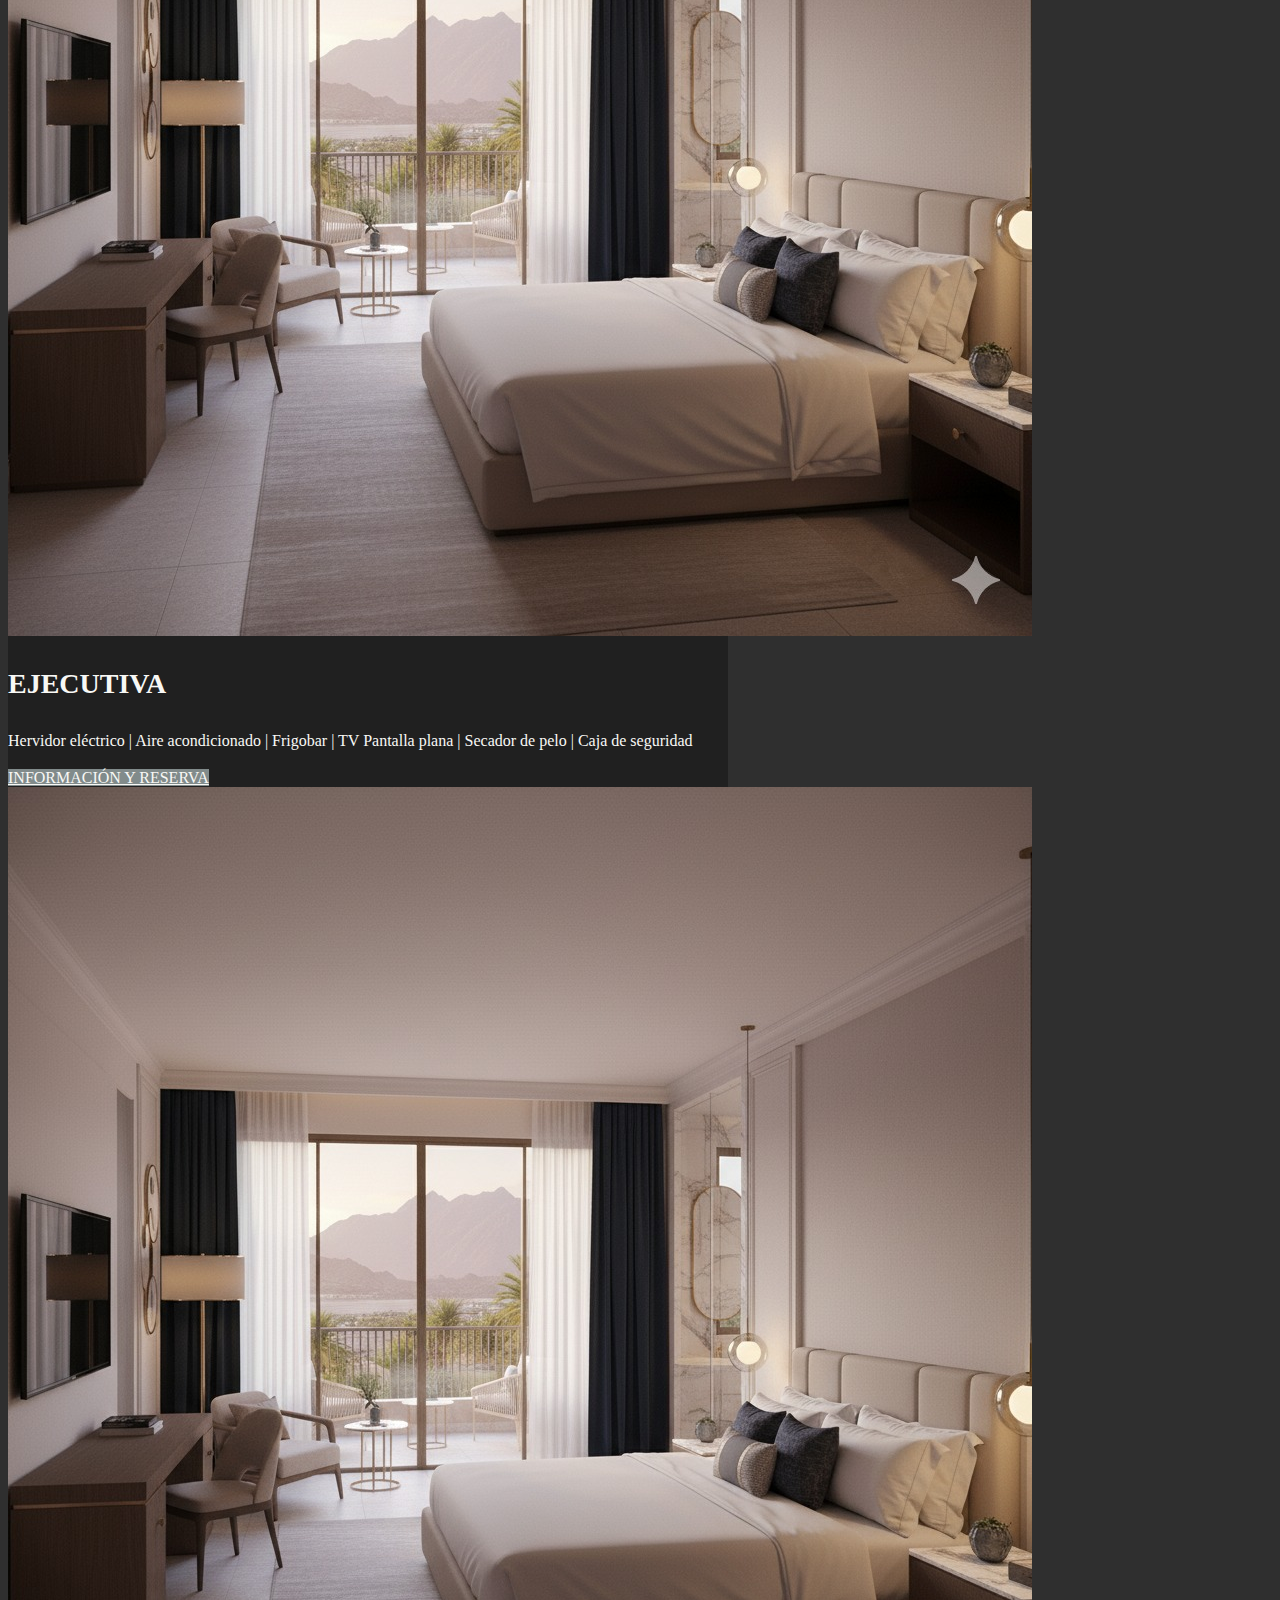
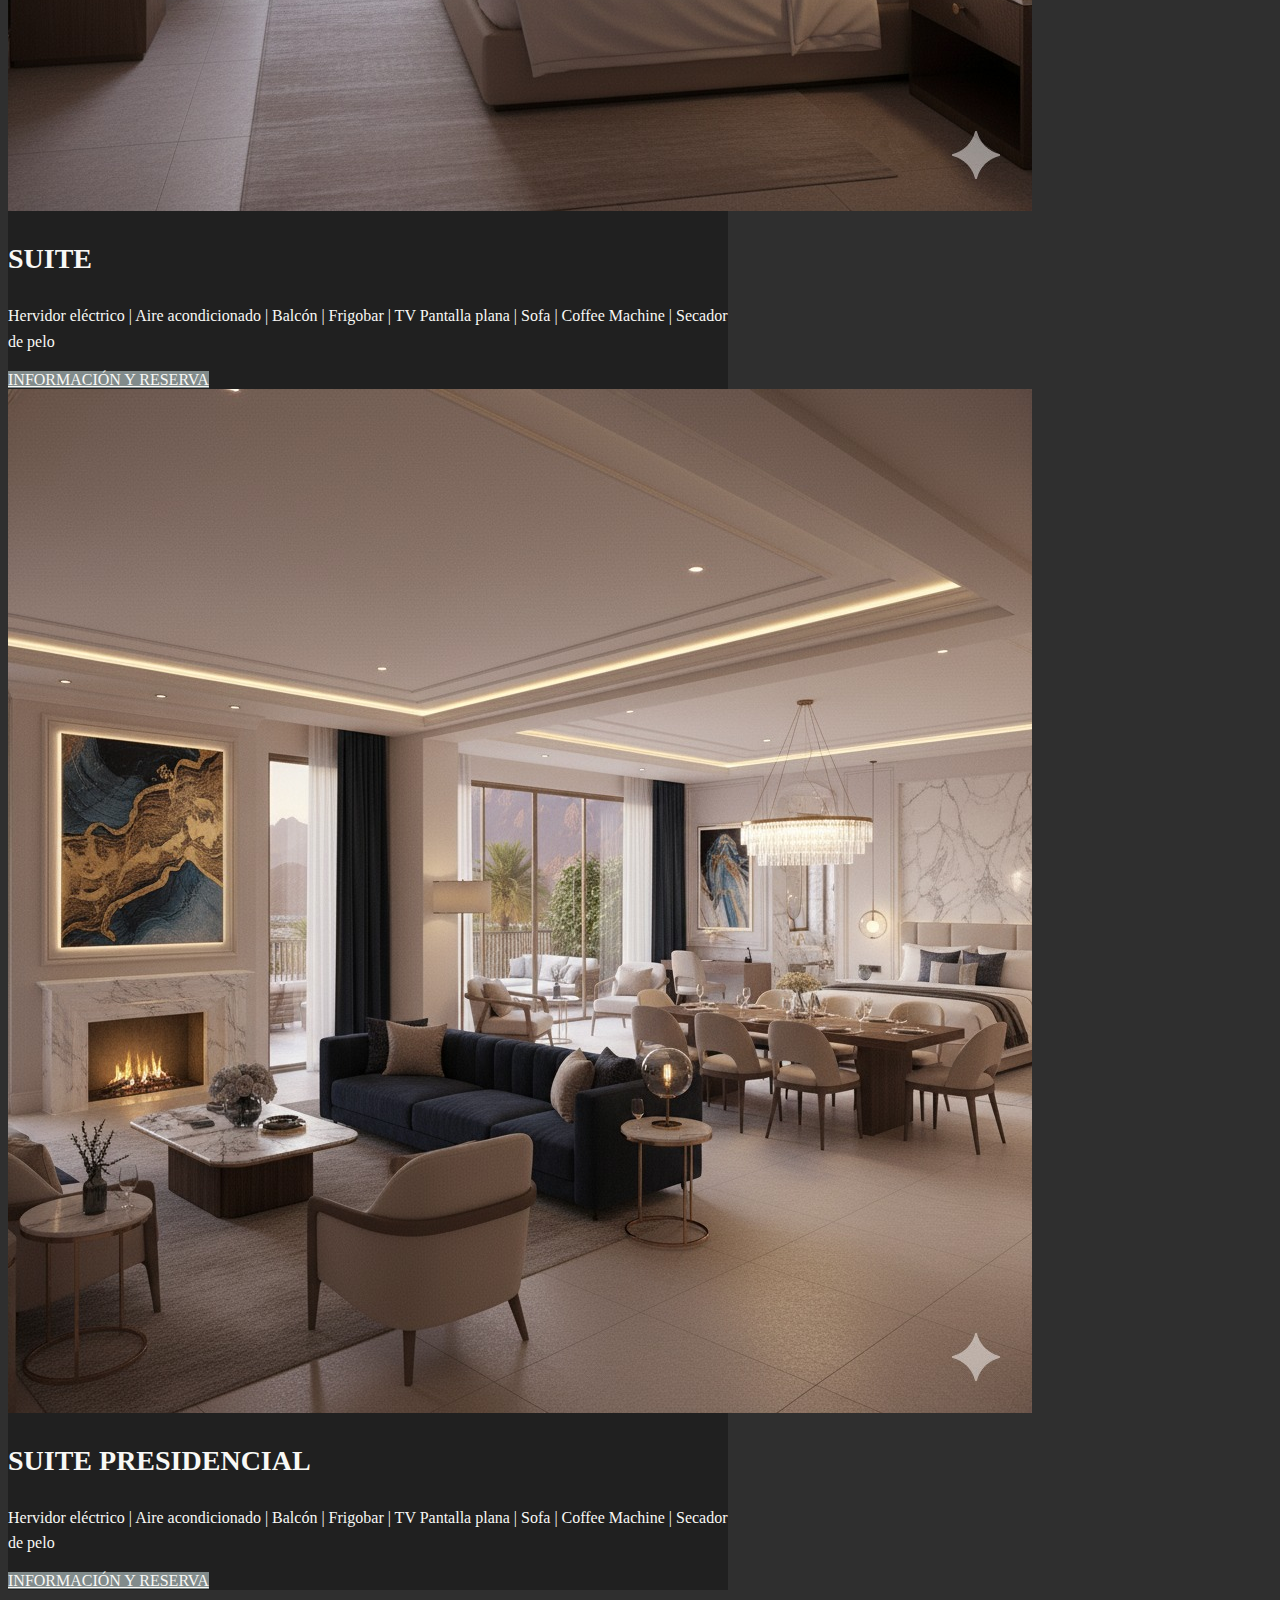
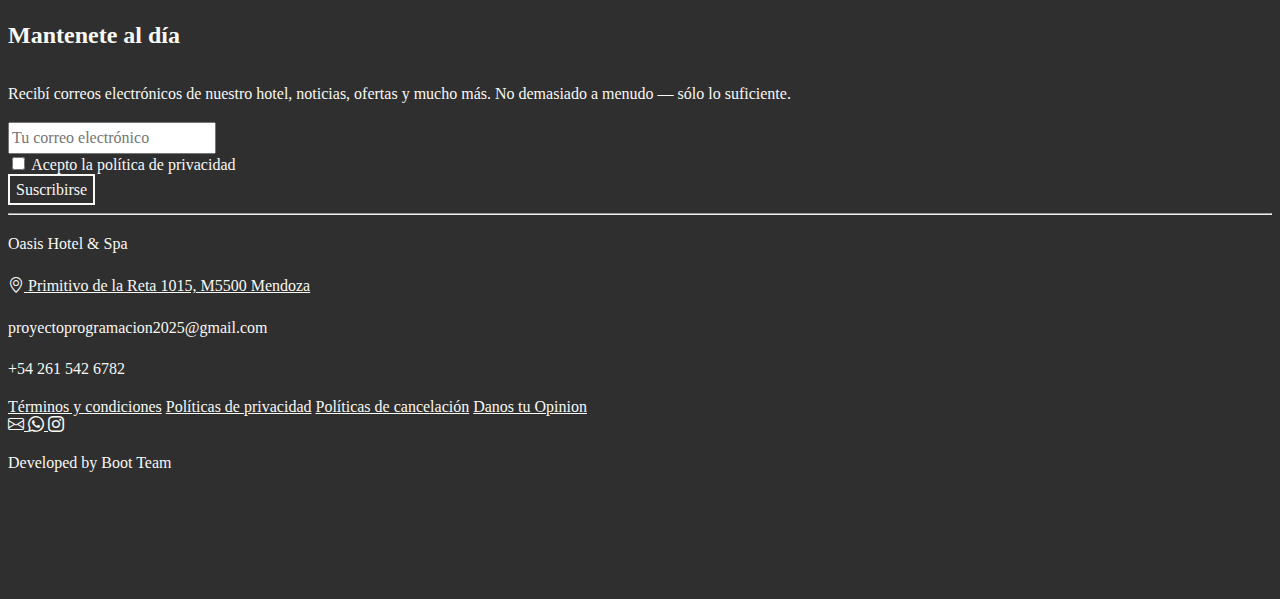
<file: sitio/reservas.html>
<!doctype html>
<html lang="en">
<head>
    <meta charset="utf-8">
    <meta name="viewport" content="width=device-width, initial-scale=1">
    <title>Reservas</title>
    <link href="https://cdn.jsdelivr.net/npm/bootstrap@5.3.8/dist/css/bootstrap.min.css" rel="stylesheet" integrity="sha384-sRIl4kxILFvY47J16cr9ZwB07vP4J8+LH7qKQnuqkuIAvNWLzeN8tE5YBujZqJLB" crossorigin="anonymous">
    <link rel="stylesheet" href="css/estilos.css">
    <link rel="stylesheet" href="https://cdn.jsdelivr.net/npm/bootstrap-icons@1.13.1/font/bootstrap-icons.min.css">
    <link rel="stylesheet" href="https://cdnjs.cloudflare.com/ajax/libs/font-awesome/6.6.0/css/all.min.css">
    <link href="https://fonts.googleapis.com/css2?family=Cinzel:wght@400;600;700&display=swap" rel="stylesheet">
</head>

<body class="reservas">    
    <header class="container-fluid">
        <!-- Navbar hamburguesa -->
        <nav class="navbar navbar-dark bg-dark opacity-75 fixed-top shadow-sm">
            <div class="container-fluid px-3">
            <button class="navbar-toggler border-0" type="button"
                data-bs-toggle="collapse" data-bs-target="#navbarToggleExternalContent"
                aria-controls="navbarToggleExternalContent" aria-expanded="false"
                aria-label="Toggle navigation">
                <span class="navbar-toggler-icon"></span>
            </button>
            </div>
        </nav>

        <!-- Menú colapsable -->
        <div class="collapse position-fixed top-0 start-0 w-100 z-2" id="navbarToggleExternalContent" data-bs-theme="dark">
            <div class="bg-dark p-4 text-start ps-5">
                <!-- Logo centrado arriba -->
                <div class="position-absolute top-0 start-50 translate-middle-x mt-3 z-3">
                    <img src="images/logotipo.png" alt="Logo Oasis Hotel" id="logo">
                </div>
                <h5 class="text-center">UN HOTEL DE VERDAD</h5>
                <ul class="list-unstyled fs-5 mb-0 menu-lista">
                    <li><a href="index.html">Home</a></li>
                    <li><a href="habitaciones.html">Habitaciones</a></li>
                    <li><a href="spa.html">Spa</a></li>
                    <li><a href="reservas.html">Reservas</a></li>
                    <li><a href="#contacto">Contacto</a></li>
                </ul>
            </div>
        </div>
    </header>

    <!--MAIN-->
    <main class="container-fluid pt-5 pt-md-4">
        <div class="row g-4">

            <!--FORM RESERVAS-->
            <section class="col-12 col-md-4 ps-md-5 px-3" id="form-reservas">
                <div class="p-4 p-md-5 my-5 bg-dark text-white rounded shadow-lg text-center">
                    <hr>
                    <h3 class="mb-2 text-center">ENTRADA/SALIDA</h3>
                    <input type="date" class="form-control" placeholder="Entrada/Salida">
                    
                    <hr>
                    <h3 class="mb-2 text-center">HABITACIONES</h3>
                    <div class="row">
                        <div class="col">
                            <i class="fa fa-male" aria-hidden="true"></i>
                            <form class="mb-3">
                                <input type="number" class="form-control" id="adultos" name="adultos" min="1" max="6" value="1">
                            </form>
                        </div>
                        <div class="col">
                            <i class="fa fa-child" aria-hidden="true"></i>
                            <form class="mb-3">
                                <input type="number" class="form-control" id="ninos" name="ninos" min="1" max="6" value="0">
                            </form>
                        </div>
                    </div>

                    <br>
                    <button type="submit" class="btn boton m-1">AÑADIR HABITACIÓN</button>
                    <br>
                    <a class="btn boton m-1" href="detalle_reservas.html">BUSCAR</a>
                </div>

                <div class="p-4 my-4 bg-dark text-white rounded shadow-lg">
                    <h5 class="text-white text-start">Nuestros servicios:</h5>
                    <ul class="mb-4">
                        <li>Recepción 24hs.</li>
                        <li>Estacionamiento cubierto y descubierto.</li>
                        <li>Spa</li>
                        <li>Piscina Indoor climatizada.</li>
                        <li>Fitness Room.</li>
                        <li>Masajes (con costo adicional)</li>
                        <li>Piscina exterior abierta de octubre a marzo.</li>
                        <li>Restaurante/bar.</li>
                        <li>Zona de fumadores.</li>
                        <li>Lavanderia/Tintorería (con costo adicional)</li>
                    </ul>
                </div>
            </section>

            <!--CARDS CON HABITACIONES-->
            <section class="col-12 col-md-8 pt-5">
                <div class="container-fluid">
                    <article class="card mb-3 overflow-hidden mx-auto card-habitacion" style="max-width: 720px">
                        <div class="row g-0">

                            <!-- Imagen -->
                            <div class="col-12 col-md-4">
                                <img class="img-fluid" src="images/suite.jpeg" alt="Habitacion Ejecutiva" loading="lazy">
                            </div>

                            <!-- Contenido -->
                            <div class="col-12 col-md-8">
                                <div class="card-body">
                                    <h3 class="card-title">EJECUTIVA</h3>
                                    <p class="card-text">Hervidor eléctrico | Aire acondicionado | Frigobar | TV Pantalla plana | Secador de pelo | Caja de seguridad</p>
                                    <div class="text-end">
                                        <a href="detalle_reservas.html" class="btn boton mt-5">INFORMACIÓN Y RESERVA</a>
                                    </div>
                                </div>
                            </div>
                        </div>
                    </article>

                    <article class="card mb-3 overflow-hidden mx-auto card-habitacion" style="max-width: 720px">
                        <div class="row g-0">

                            <!-- Imagen -->
                            <div class="col-12 col-md-4">
                                <img class="img-fluid" src="images/suite.jpeg" alt="Habitacion Suite" loading="lazy">
                            </div>

                            <!-- Contenido -->
                            <div class="col-12 col-md-8">
                                <div class="card-body">
                                    <h3 class="card-title">SUITE</h3>
                                    <p class="card-text">Hervidor eléctrico | Aire acondicionado | Balcón | Frigobar | TV Pantalla plana | Sofa | Coffee Machine | Secador de pelo</p>
                                    <div class="text-end">
                                        <a href="detalle_reservas.html" class="btn boton mt-5">INFORMACIÓN Y RESERVA</a>
                                    </div>
                                </div>
                            </div>
                        </div>
                    </article>

                    <article class="card mb-3 overflow-hidden mx-auto card-habitacion" style="max-width: 720px">
                        <div class="row g-0">

                            <!-- Imagen -->
                            <div class="col-12 col-md-4">
                                <img class="img-fluid"  src="images/suite_presidencial.jpeg" alt="Habitacion Suite Presidencial"
                                loading="lazy">
                            </div>
                            <!-- Contenido -->
                            <div class="col-12 col-md-8">
                                <div class="card-body">
                                    <h3 class="card-title">SUITE PRESIDENCIAL</h3>
                                    <p class="card-text">Hervidor eléctrico | Aire acondicionado | Balcón | Frigobar | TV Pantalla plana | Sofa | Coffee Machine | Secador de pelo</p>
                                    <div class="text-end">
                                        <a href="detalle_reservas.html" class="btn boton mt-5">INFORMACIÓN Y RESERVA</a>
                                    </div>
                                </div>
                            </div>
                        </div>
                    </article>
                    
                </div>
            </section>
        </div>
    </main>
    <script src="https://cdn.jsdelivr.net/npm/bootstrap@5.3.8/dist/js/bootstrap.bundle.min.js" integrity="sha384-FKyoEForCGlyvwx9Hj09JcYn3nv7wiPVlz7YYwJrWVcXK/BmnVDxM+D2scQbITxI" crossorigin="anonymous"></script>
</body>
<!-- FOOTER -->
<footer id="contacto" class="footer-section py-5">
    <div class="container">
    <div class="row gy-4 "> <!-- espacio vertical entre filas -->

        <!-- Texto principal -->
        <div class="col-12 col-md-6">
        <h4>Mantenete al día</h4>
        <p>
            Recibí correos electrónicos de nuestro hotel, noticias, ofertas y mucho más.  
            No demasiado a menudo — sólo lo suficiente.
        </p>
        </div>

        <!-- Formulario -->
        <div class="col-12 col-md-6">
        <form class="footer-form">
            <div class="mb-3">
            <input type="email" class="form-control rounded-0" placeholder="Tu correo electrónico" required>
            </div>
            <div class="form-check mb-3">
            <input class="form-check-input" type="checkbox" id="privacyCheck" required>
            <label class="form-check" for="privacyCheck">
                Acepto la política de privacidad
            </label>
            </div>
            <button type="submit" class="btn btn-primary rounded-0">Suscribirse</button>
        </form>
        </div>
    </div>

    <hr class="border-secondary my-4"> <!-- línea divisoria -->

    <div class="row gy-3 align-items-center"> <!-- espacio vertical entre filas -->
        <div class="col-12 col-md-4">
        <p class="mb-0">Oasis Hotel & Spa</p>
        <p class="mb-0">
        <a href="https://www.google.com/maps?q=Primitivo+de+la+Reta+1015,+Mendoza,+Argentina"
            target="_blank"
            rel="noopener noreferrer"
            class="text-decoration-none text-light">
            <i class="bi bi-geo-alt me-1"></i> Primitivo de la Reta 1015, M5500 Mendoza
        </a>
        </p>
        <p class="mb-0">proyectoprogramacion2025@gmail.com</p>
        <p class="mb-0">+54 261 542 6782</p>
        </div>

        <div class="col-12 col-md-4">
        <a href="#" class="footer-link d-block">Términos y condiciones</a>
        <a href="#" class="footer-link d-block">Políticas de privacidad</a>
        <a href="#" class="footer-link d-block">Políticas de cancelación</a>
        <a href="https://docs.google.com/forms/d/1TPSOgzv0AElHFs91NDd5WOBonYMgLGaSegOK-afJApo/edit?pli=1" class="footer-link d-block">Danos tu Opinion</a>
        </div>

        <div class="col-12 col-md-4 text-md-end">
        <!--links para las redes del hotel-->
        <div class="mb-2">
            <!--mail-->
            <a href="mailto:proyectoprogramacion2025@gmail.com" class="footer-social-link me-3" target="_blank" aria-label="Gmail">
            <i class="bi bi-envelope"></i>
            </a>
            <a href="https://wa.me/5493584850477?text=Hola!%20Quisiera%20hacer%20una%20consulta%20sobre%20una%20reserva." class="footer-social-link me-3" target="_blank" aria-label="Whatsapp">
            <i class="bi bi-whatsapp"></i>
            </a>
            <a href="https://www.instagram.com/oasis_hotel2025/" class="footer-social-link me-3" target="_blank" aria-label="Instagram">
            <i class="bi bi-instagram"></i>
            </a>
        </div>

        <p class="mb-0 text-light-emphasis">
            Developed by <span class="fw-semibold">Boot Team</span>
        </p>
        </div>
    </div>
    </div>
</footer>
</html>
</file>
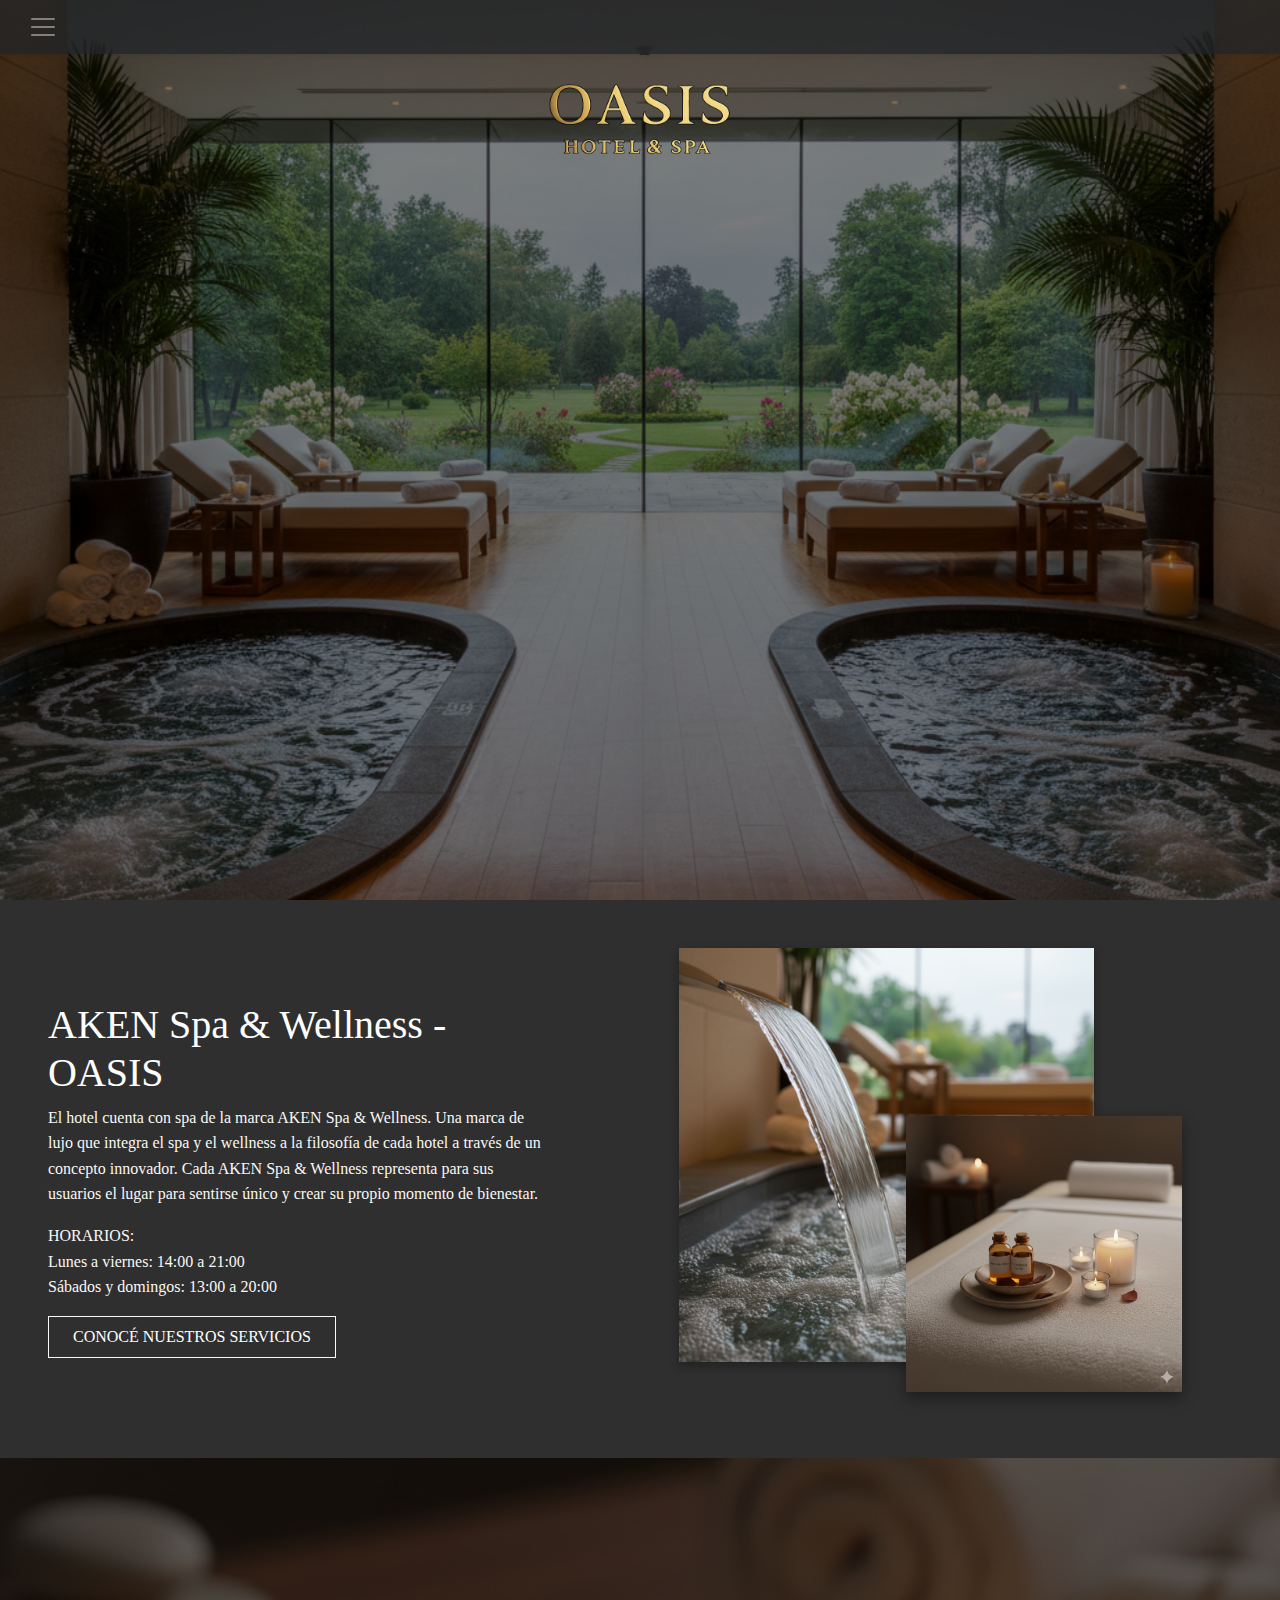
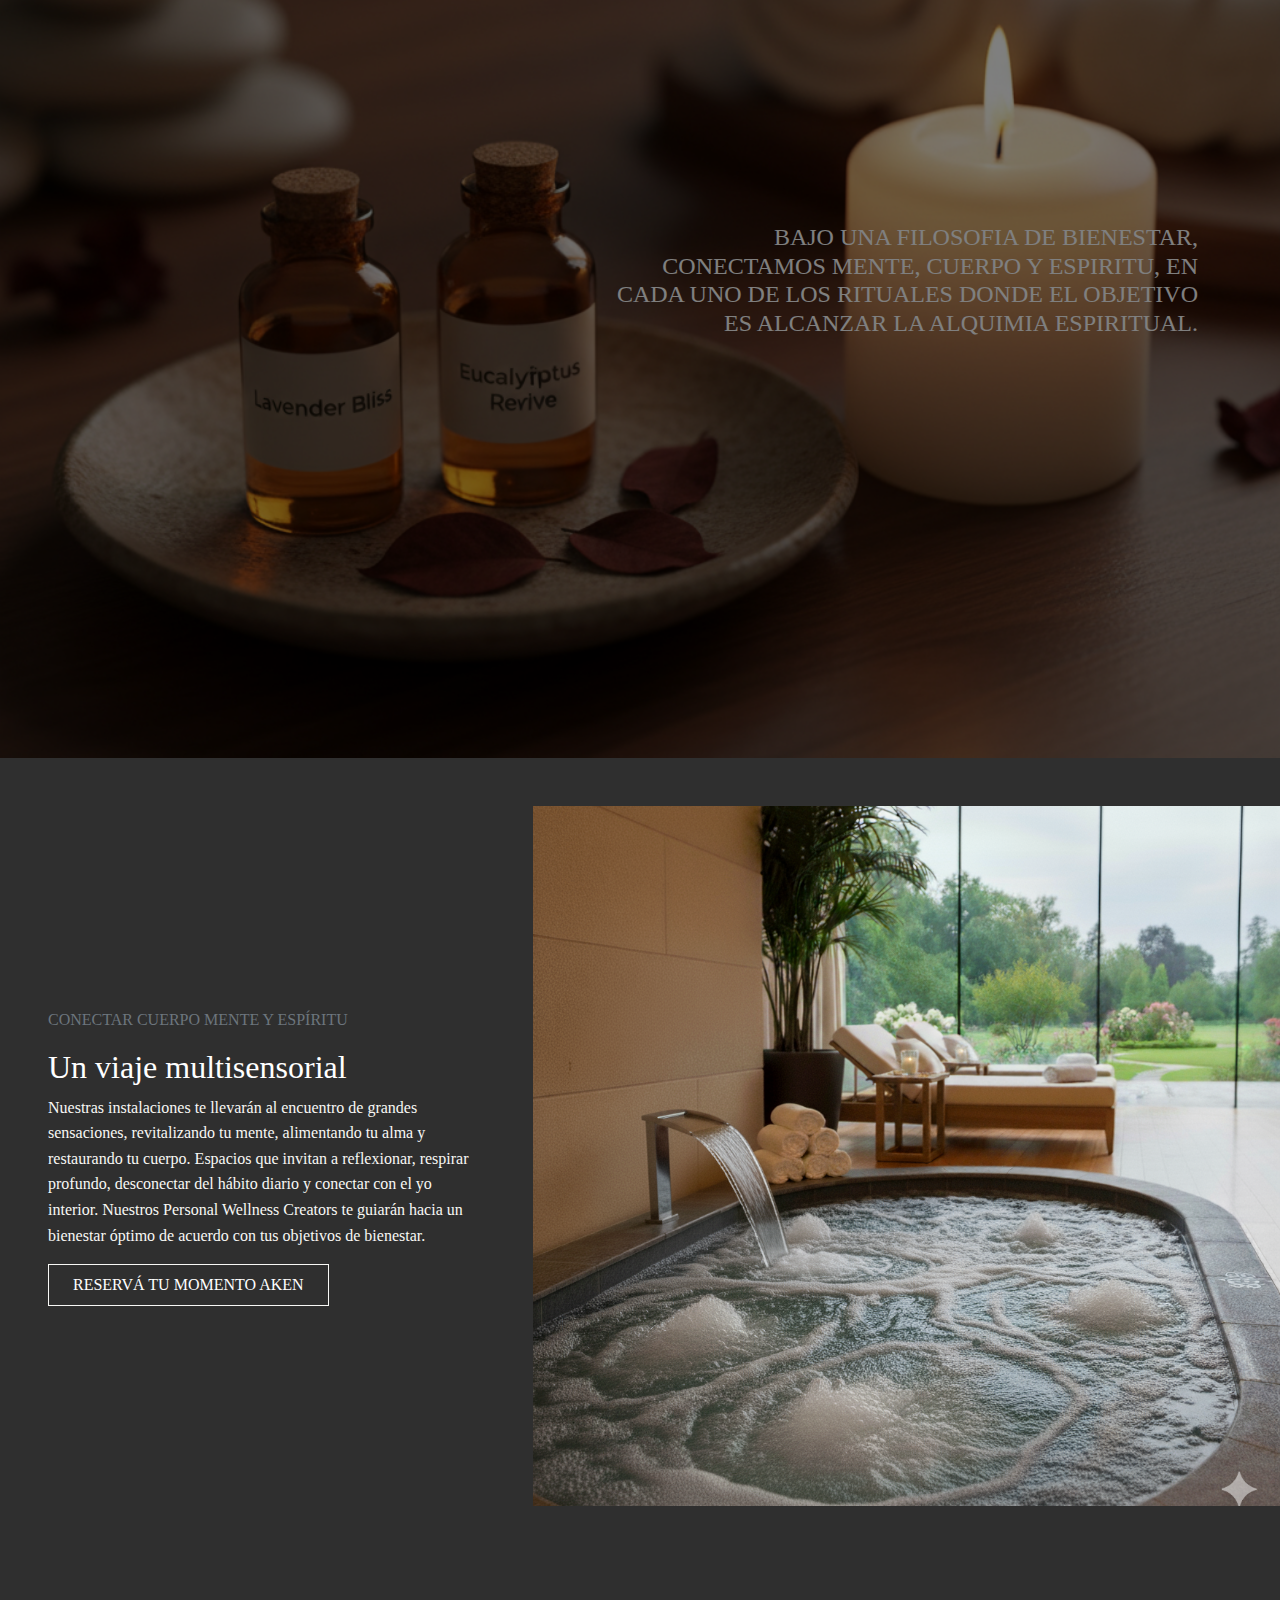
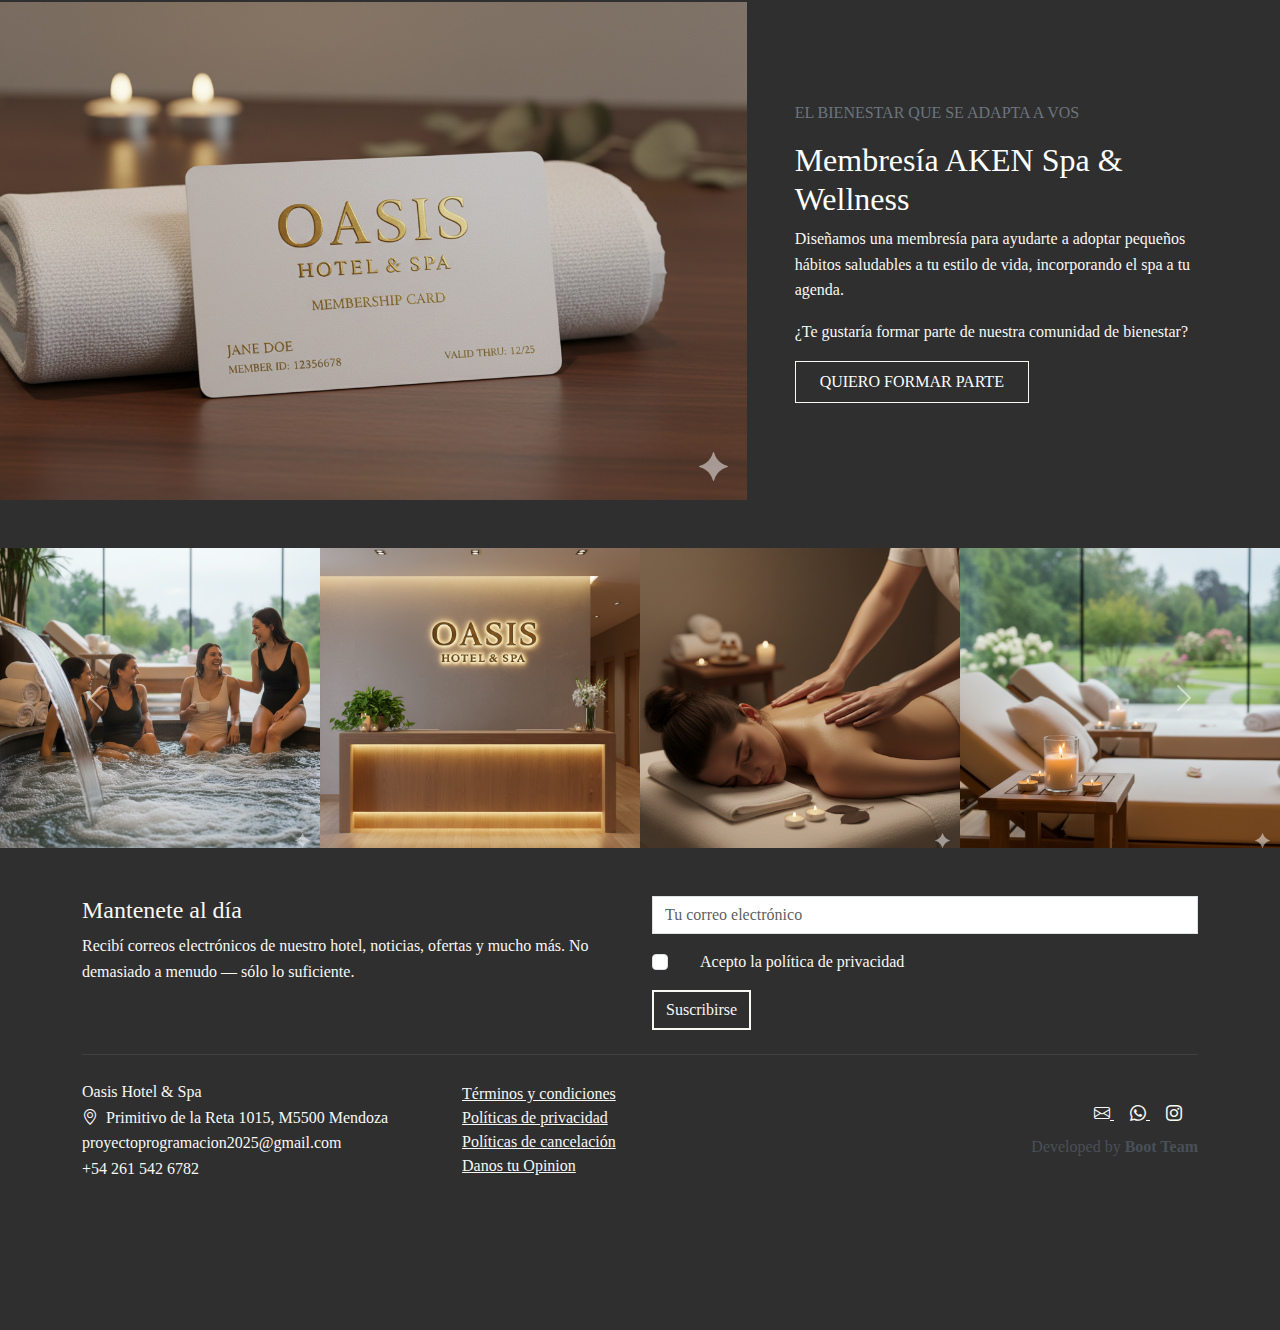
<file: sitio/spa.html>
<!doctype html>
<html lang="es">
<head>
    <meta charset="utf-8">
    <meta name="viewport" content="width=device-width, initial-scale=1">
    <title>Spa</title>
    <link href="https://cdn.jsdelivr.net/npm/bootstrap@5.3.8/dist/css/bootstrap.min.css" rel="stylesheet">
    <link rel="stylesheet" href="https://cdn.jsdelivr.net/npm/bootstrap-icons@1.13.1/font/bootstrap-icons.min.css">
    <link rel="stylesheet" href="css/estilos.css">
</head>

<body>
    <!-- Logo centrado arriba -->
    <div class="position-absolute top-0 start-50 translate-middle-x mt-3 z-3">
        <img src="images/logotipo.png" alt="Logo Oasis Hotel" id="logo">
    </div>

    <!-- Navbar hamburguesa -->
    <nav class="navbar navbar-dark bg-dark opacity-75 fixed-top shadow-sm">
        <div class="container-fluid px-3">
        <button class="navbar-toggler border-0" type="button"
            data-bs-toggle="collapse" data-bs-target="#navbarToggleExternalContent"
            aria-controls="navbarToggleExternalContent" aria-expanded="false"
            aria-label="Toggle navigation">
            <span class="navbar-toggler-icon"></span>
        </button>
        </div>
    </nav>

    <!-- Menú colapsable -->
    <div class="collapse position-fixed top-0 start-0 w-100 z-2" id="navbarToggleExternalContent" data-bs-theme="dark">
        <div class="bg-dark p-4 text-start ps-5">
            <h5 class="text-center">UN HOTEL DE VERDAD</h5>
            <ul class="list-unstyled fs-5 mb-0 menu-lista">
                <li><a href="index.html">Home</a></li>
                <li><a href="habitaciones.html">Habitaciones</a></li>
                <li><a href="spa.html">Spa</a></li>
                <li><a href="reservas.html">Reservas</a></li>
                <li><a href="#contacto">Contacto</a></li>
            </ul>
        </div>
    </div>
    
    <main class="container-fluid px-0">

        <!--Portada-->
        <section class="hero-spa d-flex align-items-center justify-content-center"></section>

        <!-- Info horarios -->
        <section class="row g-0 align-items-center p-5" id="spa-info">
            <!-- col texto -->
            <article class="col-12 col-md-5">
                <h1 class="text-white">AKEN Spa & Wellness - OASIS</h1>
                <p>
                    El hotel cuenta con spa de la marca AKEN Spa & Wellness. Una marca de lujo que integra el spa y el wellness a la filosofía de cada hotel a través de un concepto innovador. Cada AKEN Spa & Wellness representa para sus usuarios el lugar para sentirse único y crear su propio momento de bienestar.
                </p>
                <p>HORARIOS:<br>
                    Lunes a viernes: 14:00 a 21:00 <br>
                    Sábados y domingos: 13:00 a 20:00
                </p>
                <a href="docs/aken-sw-menu-servicios-OCT2025-1.pdf" class="btn btn-dark px-4 py-2 rounded-0" target="_blank">CONOCÉ NUESTROS SERVICIOS</a>
            </article>

            <!-- col img -->
            <article class="col-12 col-md-7 position-relative d-flex justify-content-center mb-5">
                <img src="images/yacuzzi_zoom.png" alt="Cascada yacuzzi" class="img-fluid img-spa1">
                <img src="images/cama_spa.png" alt="Cama spa" class="img-fluid img-spa2 position-absolute">
            </article>
        </section>

        <!-- Segunda portada-->
        <section class="hero-spa2 d-flex align-items-center justify-content-center">
            <aside class="container-sm pb-5">
                <h4 class="text-end text-white">BAJO UNA FILOSOFIA DE BIENESTAR,<br> CONECTAMOS MENTE, CUERPO Y ESPIRITU, EN <br>CADA UNO DE LOS RITUALES DONDE EL OBJETIVO <br>ES ALCANZAR LA ALQUIMIA ESPIRITUAL.</h4>
            </aside>
        </section>

        <!-- Info reserva -->
        <section class="row g-0 align-items-center" id="spa-reservas">
            <!-- col texto -->
            <article class="col-12 col-md-5 p-5">
                <p class="text-secondary">CONECTAR CUERPO MENTE Y ESPÍRITU</p>
                <h2 class="text-white">Un viaje multisensorial</h2>
                <p>
                    Nuestras instalaciones te llevarán al encuentro de grandes sensaciones, revitalizando tu mente, alimentando tu alma y restaurando tu cuerpo. Espacios que invitan a reflexionar, respirar profundo, desconectar del hábito diario y conectar con el yo interior. Nuestros Personal Wellness Creators te guiarán hacia un bienestar óptimo de acuerdo con tus objetivos de bienestar.
                </p>
                <a class="btn btn-dark px-4 py-2 rounded-0" href="https://wa.me/3584867219?text=Hola%20quiero%20una%20reserva." target="_blank">RESERVÁ TU MOMENTO AKEN</a>
            </article>
            <!-- col img -->
            <article class="col-12 col-md-7 py-5">
                <img src="images/img_yacuzzi.png" alt="Yacuzzi" class="img-fluid img-spa3 w-100 object-fit-cover">
            </article>
        </section>

        <!-- Info membresia -->
        <section class="row g-0 align-items-center" id="spa-info">
            <!-- col img -->
            <article class="col-12 col-md-7 py-5">
                <img src="images/membresia_spa.png" alt="Imagen membresia" class="img-fluid img-spa4 w-100 object-fit-cover">
            </article>
            <!-- col texto -->
            <article class="col-12 col-md-5 p-5">
                <p class="text-secondary">EL BIENESTAR QUE SE ADAPTA A VOS</p>
                <h2 class="text-white">Membresía AKEN Spa & Wellness</h2>
                <p>
                    Diseñamos una membresía para ayudarte a adoptar pequeños hábitos saludables a tu estilo de vida, incorporando el spa a tu agenda.
                </p>
                <p>¿Te gustaría formar parte de nuestra comunidad de bienestar?</p>
                <a class="btn btn-dark px-4 py-2 rounded-0" href="https://wa.me/3584867219?text=Hola%20quiero%20una%20reserva." target="_blank">QUIERO FORMAR PARTE</a>
            </article>
        </section>
        
        <!-- Carrusel -->
        <section class="carousel">
            <div id="carouselMulti" class="carousel slide" data-bs-ride="carousel">
                <div class="carousel-inner">

                    <!-- Slide 1 -->
                    <div class="carousel-item active">
                        <div class="row g-0">
                            <div class="col-3">
                                <img src="images/amigas_spa.png" class="img-fluid w-100 object-fit-cover">
                            </div>
                            <div class="col-3">
                                <img src="images/entrada_spa.png" class="img-fluid w-100 object-fit-cover">
                            </div>
                            <div class="col-3">
                                <img src="images/img_masaje.png" class="img-fluid w-100 object-fit-cover">
                            </div>
                            <div class="col-3">
                                <img src="images/img_camas.png" class="img-fluid w-100 object-fit-cover">
                            </div>
                        </div>
                    </div>

                    <!-- Slide 2 -->
                    <div class="carousel-item">
                        <div class="row g-0">
                            <div class="col-3">
                                <img src="images/toallas_spa.png" class="img-fluid w-100 object-fit-cover">
                            </div>
                            <div class="col-3">
                                <img src="images/aceites_spa.png" class="img-fluid w-100 object-fit-cover">
                            </div>
                            <div class="col-3">
                                <img src="images/sales_spa.png" class="img-fluid w-100 object-fit-cover">
                            </div>
                            <div class="col-3">
                                <img src="images/yacuzzi_zoom.png" class="img-fluid w-100 object-fit-cover">
                            </div>
                        </div>
                    </div>
                </div>

                <!-- Controles -->
                <button class="carousel-control-prev" type="button" data-bs-target="#carouselMulti" data-bs-slide="prev">
                    <span class="carousel-control-prev-icon"></span>
                </button>
                <button class="carousel-control-next" type="button" data-bs-target="#carouselMulti" data-bs-slide="next">
                    <span class="carousel-control-next-icon"></span>
                </button>
            </div>
        </section>
    </main>


    <!-- FOOTER -->
    <footer id="contacto" class="footer-section py-5">
        <div class="container">
        <div class="row gy-4 "> <!-- espacio vertical entre filas -->

            <!-- Texto principal -->
            <div class="col-12 col-md-6">
            <h4>Mantenete al día</h4>
            <p>
                Recibí correos electrónicos de nuestro hotel, noticias, ofertas y mucho más.  
                No demasiado a menudo — sólo lo suficiente.
            </p>
            </div>

            <!-- Formulario -->
            <div class="col-12 col-md-6">
            <form class="footer-form">
                <div class="mb-3">
                <input type="email" class="form-control rounded-0" placeholder="Tu correo electrónico" required>
                </div>
                <div class="form-check mb-3">
                <input class="form-check-input" type="checkbox" id="privacyCheck" required>
                <label class="form-check" for="privacyCheck">
                    Acepto la política de privacidad
                </label>
                </div>
                <button type="submit" class="btn btn-primary rounded-0">Suscribirse</button>
            </form>
            </div>
        </div>

        <hr class="border-secondary my-4"> <!-- línea divisoria -->

        <div class="row gy-3 align-items-center"> <!-- espacio vertical entre filas -->
            <div class="col-12 col-md-4">
            <p class="mb-0">Oasis Hotel & Spa</p>
            <p class="mb-0">
            <a href="https://www.google.com/maps?q=Primitivo+de+la+Reta+1015,+Mendoza,+Argentina"
                target="_blank"
                rel="noopener noreferrer"
                class="text-decoration-none text-light">
                <i class="bi bi-geo-alt me-1"></i> Primitivo de la Reta 1015, M5500 Mendoza
            </a>
            </p>
            <p class="mb-0">proyectoprogramacion2025@gmail.com</p>
            <p class="mb-0">+54 261 542 6782</p>
            </div>

            <div class="col-12 col-md-4">
            <a href="#" class="footer-link d-block">Términos y condiciones</a>
            <a href="#" class="footer-link d-block">Políticas de privacidad</a>
            <a href="#" class="footer-link d-block">Políticas de cancelación</a>
            <a href="https://docs.google.com/forms/d/1TPSOgzv0AElHFs91NDd5WOBonYMgLGaSegOK-afJApo/edit?pli=1"  target="_blank" class="footer-link d-block">Danos tu Opinion</a>
            </div>

            <div class="col-12 col-md-4 text-md-end">
            <!--links para las redes del hotel-->
            <div class="mb-2">
                <!--mail-->
                <a href="mailto:proyectoprogramacion2025@gmail.com" class="footer-social-link me-3" target="_blank" aria-label="Gmail">
                <i class="bi bi-envelope"></i>
                </a>
                <a href="https://wa.me/5493584850477?text=Hola!%20Quisiera%20hacer%20una%20consulta%20sobre%20una%20reserva." class="footer-social-link me-3" target="_blank" aria-label="Whatsapp">
                <i class="bi bi-whatsapp"></i>
                </a>
                <a href="https://www.instagram.com/oasis_hotel2025/" class="footer-social-link me-3" target="_blank" aria-label="Instagram">
                <i class="bi bi-instagram"></i>
                </a>
            </div>

            <p class="mb-0 text-light-emphasis">
                Developed by <span class="fw-semibold">Boot Team</span>
            </p>
            </div>
        </div>
        </div>
    </footer>

    <script src="https://cdn.jsdelivr.net/npm/bootstrap@5.3.8/dist/js/bootstrap.bundle.min.js" integrity="sha384-FKyoEForCGlyvwx9Hj09JcYn3nv7wiPVlz7YYwJrWVcXK/BmnVDxM+D2scQbITxI" crossorigin="anonymous"></script>
</body>
</html>
</file>
<file: sitio/css/estilos.css>
/* ========== Paleta / variables ========== */
:root{
  --bg-page: #2f2f2f;     /* fondo oscuro general */
  --panel:   #697075;     /* panel gris del texto */
  --color-text:    #f8f8f5;     /* blanco marfil */
  --radius:  1rem;        /* borde redondeado suave */
  --shadow:  0 10px 30px rgba(0,0,0,.35);
  --color-fondo: #0D0D0D;         /*negro carbon*/
  --color-botones: #818b8b;       /* gris claro */
  --color-boton-hover: #646b6b;   /* gris oscuro para hover*/
  --color-primario: #C5A572;      /*oro*/
  --color-hover: #D8B878;         /*oro claro para hover*/
  --color-secundario: #174C47;    /*verde esmeralda suave*/
  --color-gris: #202020;          /*gris carbón intermedio*/

  /*TIPOGRAFIA*/
  --fuente-titulo: 'Cormorant Garamond', serif;
  --fuente-principal: 'Lato', serif;  
    /*tamaño*/
  --fs-base: 1rem;               /* 16px */
  --fsmall: 0.75rem;             /* 12px */
  --fs-h1: 2.50rem;
  --fs-h2: 2rem;
  --fs-h3: 1.75rem;
  --fs-h4: 1.50rem;
  --fs-h5: 1.25rem;
  --fs-h6: 1.15rem;
}

/* ======= GENERAL, FONDO, TAMAÑOS ======== */
body{
  background: var(--bg-page);
  color: var(--color-text);
  font-family: var(--fuente-principal);
}
/*
h1, h2, h3, h4, h5, h6{
  font-family: var(--fuente-titulo);
  color: var(--color-text);
  line-height: 1.2;
  margin-bottom: 0.5em;
}
*/

h2 { font-size: var(--fs-h2);}
h1 { font-size: var(--fs-h1);}
h3 { font-size: var(--fs-h3);}
h4 { font-size: var(--fs-h4);}
h5 { font-size: var(--fs-h5);}
h6 { font-size: var(--fs-h6);}


h2 { font-size: var(--fs-h2);}
h1 { font-size: var(--fs-h1);}
h3 { font-size: var(--fs-h3);}
h4 { font-size: var(--fs-h4);}
h5 { font-size: var(--fs-h5);}
h6 { font-size: var(--fs-h6);}

p, li, input, button {
  font-family: var(--fuente-principal);
  font-size: var(--fs-base);
  line-height: 1.6;
  color: var(--color-text);
}

#logo{
  max-height: 200px;
}
#logotipo{
  max-height: 200px;
  display: flex;
  justify-content: center;
  align-items: center;
}
/* ver para que el logo quede un poco mas opaco */
#logo::before{
  content: "";
  position: absolute;
  inset: 0;
  background: rgba(0, 0, 0, 0.1);
}

.center{
  display: flex;
  justify-content: center;
  align-items: center;
}

/* ========== MENU ========== */
.menu-lista a{
  color: var(--color-text);
  text-decoration: none;
  padding: 5px 0;
}

h5 {
  text-align: center;
  color: var(--color-text);
}

/* Espaciado general entre secciones */
.section-spacing {
  margin-top: 6rem;
  margin-bottom: 6rem;
}

/* ========== 3 imágenes full-screen ========== */
.hero-photos{
  min-height: 100svh;     /* soporta barras móviles modernas */
}
.hero-photos > [class*="col-"]{
  height: 100svh;         /* cada columna ocupa el alto de pantalla */
}
.hero-photos img{
  display: block;
  width: 100%;
  height: 100%;
  object-fit: cover;
}

/* ========== ABOUT (replica Aken) ========== */

.about-section .row{
  box-shadow: var(--shadow);
  overflow: hidden;  /* recorta bordes redondeados */
}

/* Panel de texto (izquierda) */
.about-text{
  background: var(--panel);
  min-height: 360px;      /* altura agradable en desktop */
  display: flex;
  align-items: center;
}

.about-media{
  min-height: 360px;      /* altura agradable en desktop */
  display: block;
  object-fit: cover;
  object-position: center;
  border: 0;
}

/* Botón outline fino */
.about-text .btn.btn-outline-light{
  border-width: 1.5px;
  border-radius: .25rem;
  font-weight: 500;
  transition: all .2s ease;
}
.about-text .btn.btn-outline-light:hover{
  background: #f1f3f5;
  color: #212529;
  border-color: #f1f3f5;
}

/* ========== RESERVAS ============ */
/*Seccion Reservas*/
.boton{
  background-color: var(--color-botones);
  color: var(--color-text);
}

.card-habitacion{
    background-color: var(--color-gris);
    color: var(--color-text);
}

/* ========== DETALLE RESERVAS ============ */
/*Seccion Detalle*/
.card-info-habitacion{
  background-color: var(--color-gris);
  color: var(--color-text);
  display: flex;
}
.card-info-habitacion .col-md-8 {
  display: flex;
}
.card-info-habitacion .card-body{
  display: flex;
  flex-direction: column;
  flex: 1; 
  padding: 1.5rem;
}

.card-info-habitacion img{
  object-position: center;
  display: block;
  height: 300px;
}

.card-info-habitacion ul{
  padding-left: 4rem; 
  font-size: var(--fsmall);
}

#ofertas{
  background-color: var(--color-gris);
  border-radius: 10px;
}

/* ========== CARRITO ============ */
/*Seccion Carrito*/

.img-tarjetas{
  height: 100px;
  width: auto;
}
.tarjeta{
  max-width: 250px;
  width: 100%;
}

/* ========== SPA ============== */
/* Seccion Spa */
.hero-spa {
  background-image: url(/sitio/images/img_spa.png);
  height: 100vh;
  background-size: cover;
  background-position: center;
  background-repeat: no-repeat;
  position: relative;
}

.hero-spa::before {
  content: "";
  position: absolute;
  inset: 0;
  background: rgba(0, 0, 0, 0.5);
}

/* Primera imagen (base) */
.img-spa1 {
  max-width: 60%;
  box-shadow: 0 4px 10px rgba(0, 0, 0, 0.3);
}

/* Segunda imagen (superpuesta) */
.img-spa2 {
  max-width: 40%;
  position: absolute;
  bottom: -30px;       
  right: 50px;  
  box-shadow: 0 6px 15px rgba(0, 0, 0, 0.4);
  transition: transform 0.3s ease;
}

#spa-info {
  min-height: 350px;
}

#spa-info .h1 {
  min-height: 350px;
}

/* segunda portada */
.hero-spa2 {
  background-image: url(/sitio/images/aceites_spa.png);
  height: 100vh;
  background-size: cover;
  background-position: center;
  background-repeat: no-repeat;
  position: relative;
}

.hero-spa2::before {
  content: "";
  position: absolute;
  inset: 0;
  background: rgba(0, 0, 0, 0.5);
}

#spa-reservas img{
  height: 700px;
}

.carousel-item img {
  object-fit: cover;
  height: 300px;
}

#spa-info .btn {
  background-color: var(--bg-page);
  border-color: var(--color-text);
}

#spa-info .btn:hover {
  background-color: var(--color-text);
  color: var(--color-fondo);
}

#spa-reservas .btn {
  background-color: var(--bg-page);
  border-color: var(--color-text);
}

#spa-reservas .btn:hover {
  background-color: var(--color-text);
  color: var(--color-fondo);
}
/* ========== RESPOSIVE ========== */
@media (max-width: 991.98px){ /* < lg */
  .about-text{ min-height: unset; }
  .about-media{ min-height: 0; height: auto; } /* video o imagen se adapta */

    /*Reservas*/
  .card-habitacion{
    .card-habitacion .col-md-4 img {min-height: 200px;}
  }

  .form-reservas{ object-position: center; }

  /*Carrito*/
  .tarjeta {max-width: 90%;}
}

@media (min-width: 992px) {
  .card-habitacion {
    max-width: 700px;
  }

  .img-spa3, .img-spa4 {
  height: auto;
}
}

/* Alto moderado y consistente del carrusel */
.room-carousel .carousel-inner{
  height: clamp(400px, 70vh, 600px);
}
.room-carousel .carousel-item{ height: 100%; }
.room-carousel img{
  height: 100%;
  object-fit: cover; /* llena el contenedor */
  object-position: center;
  display: block; /* elimina espacio inferior */
}

/* Tabs estilo subrayado */
#roomsTabs .nav-link{
  color: rgba(255,255,255,.85);
  padding: .25rem .5rem;
}
#roomsTabs .nav-link:hover{ color:#fff; }
#roomsTabs .nav-link.active{
  color:#fff;
  text-underline-offset:.35em;
}

.boton:hover {
    background-color: var(--color-boton-hover);
}

/*Seccion Reservas*/
#card-habitacion{
    background-color: var(--color-gris);
    color: var(--color-text);
}

/* ===== CHECK-IN FLOTANTE ===== */
.checkin-bar{
  position: fixed; 
  left: 0;
  right: 0; 
  bottom: 0;
  z-index: 1200;
  background: rgba(0,0,0,.6);
  backdrop-filter: blur(6px);
  padding: .7rem .5rem;
}

/* Inputs estilo línea */
.checkin-input{
  background: transparent !important;
  color: #fff !important;
  border: none !important;
  border-bottom: 1px solid #fff !important;
  border-radius: 0 !important;
}

/* OJO: el select es el mismo elemento con ambas clases */
.form-select.checkin-input{
  background: transparent !important;
  color: #fff !important;
  border: none !important;
  border-bottom: 1px solid #fff !important;
  border-radius: 0 !important;
  box-shadow: none !important;
}

/* color para las options del select */
.form-select.checkin-input option{
  color: var(--color-text);
  background-color: var(--bg-page)
}

/* boton de reserva*/
.checkin-bar .btn{
  color: var(--color-text);
  border-color: var(--color-text);
  transition: background-color .2s ease;
}

.checkin-bar .btn:hover{
  background-color: var(--color-primario);
  border-color: var(--color-primario);
}

/* Para que la barra no tape contenido */
body{ padding-bottom: 100px; }


/*=====SECCION DE EVENTOS=======*/
.eventos-section {
  background-color: var(--panel);
  color: var(--color-text);
  padding: 4rem 2rem;
}

.eventos-img {
  object-fit: cover; /* llena el contenedor */
  height: 100%;
  width: 100%; 
  display: block; /* elimina espacio inferior */
}

.eventos-section .btn{
  background-color: var(--panel);
  color: var(--color-text);
  border: 2px solid var(--color-text);
  transition: background-color .2s ease, color .2s ease;
}

.eventos-section .btn:hover{
  background-color: var(--color-text);
  color: var(--color-fondo);
} 

/*GASTRONOMIA*/
.gastronomia-section {
  background-color: var(--bg-page);
  overflow: visible;
}

.gastronomia-section .img-principal{
  width: 100%;
  height: 100%;
  object-fit: cover;
  display: block;   
}

/* Imagen secundaria flotante */
.gastronomia-section .img-secundaria {
  position: absolute;
  bottom: -80px; /* sobresale hacia abajo */
  left: 10%;
  width: 50%;
  object-fit: cover;
  transition: transform 0.3s ease;
  z-index: 3;
}

/*DEPORTES Y ACTIVIDADES*/
.actividades-section {
  background-color: var(--color-boton-hover);
  overflow: visible;
}

.actividades-section .img-principal{
  width: 100%;
  height: 100%;
  object-fit: cover;
  display: block;   
}

.actividades-section .img-secundaria {
  max-width: 50%;
  position: absolute;
  bottom: -30px;       
  right: 50px;  
  box-shadow: 0 6px 15px rgba(0, 0, 0, 0.4);
  transition: transform 0.3s ease;
}


/* ========== FOOTER ========== */
.footer-section{
  background: var(--bg-page);
  color: var(--color-text);
}

.footer-section a{
  color: var(--color-text);
  text-decoration: underline;
  transition: color .2s ease;
}

.footer-section a:hover{
  color: var(--color-primario);
}

.footer-section .btn{
  background-color: var(--bg-page);
  color: var(--color-text);
  border: 2px solid var(--color-text);
  transition: background-color .2s ease, color .2s ease;
}

.footer-section .btn:hover{
  background-color: var(--color-primario);
  color: var(--color-text);
}

@media (max-width: 768px) {
  .footer-section { text-align: center; }
  .footer-section .text-md-end { text-align: center !important; }
}

/* ===== Habitaciones  ===== */
.presentacion {
  background-color: #3a3a3a;       /* gris oscuro similar al del sitio */
  color: #fff;                     /* texto blanco */
  text-align: center;              /* centra el texto */
  padding: 60px 20px;              /* espacio interior */
  font-family: 'Poppins', sans-serif; /* fuente elegante y moderna */
}

/* Mostrar la foto completa (sin recortar) */
.room-img-bleed{
  display: block;
  width: 100%;
  height: auto;        /* mantiene proporción original */
  max-height: 75vh;    /* evita que sea más alta que la pantalla */
  object-fit: contain; /* asegura que entre completa en el cuadro */
  background: #2e2e2e; /* opcional: “letterbox” gris si sobran bordes */
}

/* Columna de texto simple, alineado a la izquierda */
.room-text-simple{
  max-width: 720px;     /* evita líneas muy largas en pantallas grandes */
  text-align: left;
  
}

/* Si tenés un wrapper del carrusel, desactiva límites y sombras */
.carousel-wrapper{
  max-width:100%;
  margin:0;
  box-shadow:none;
  overflow:visible;
}

/*para contactos*/
html {
  scroll-behavior: smooth;
}
</file>
